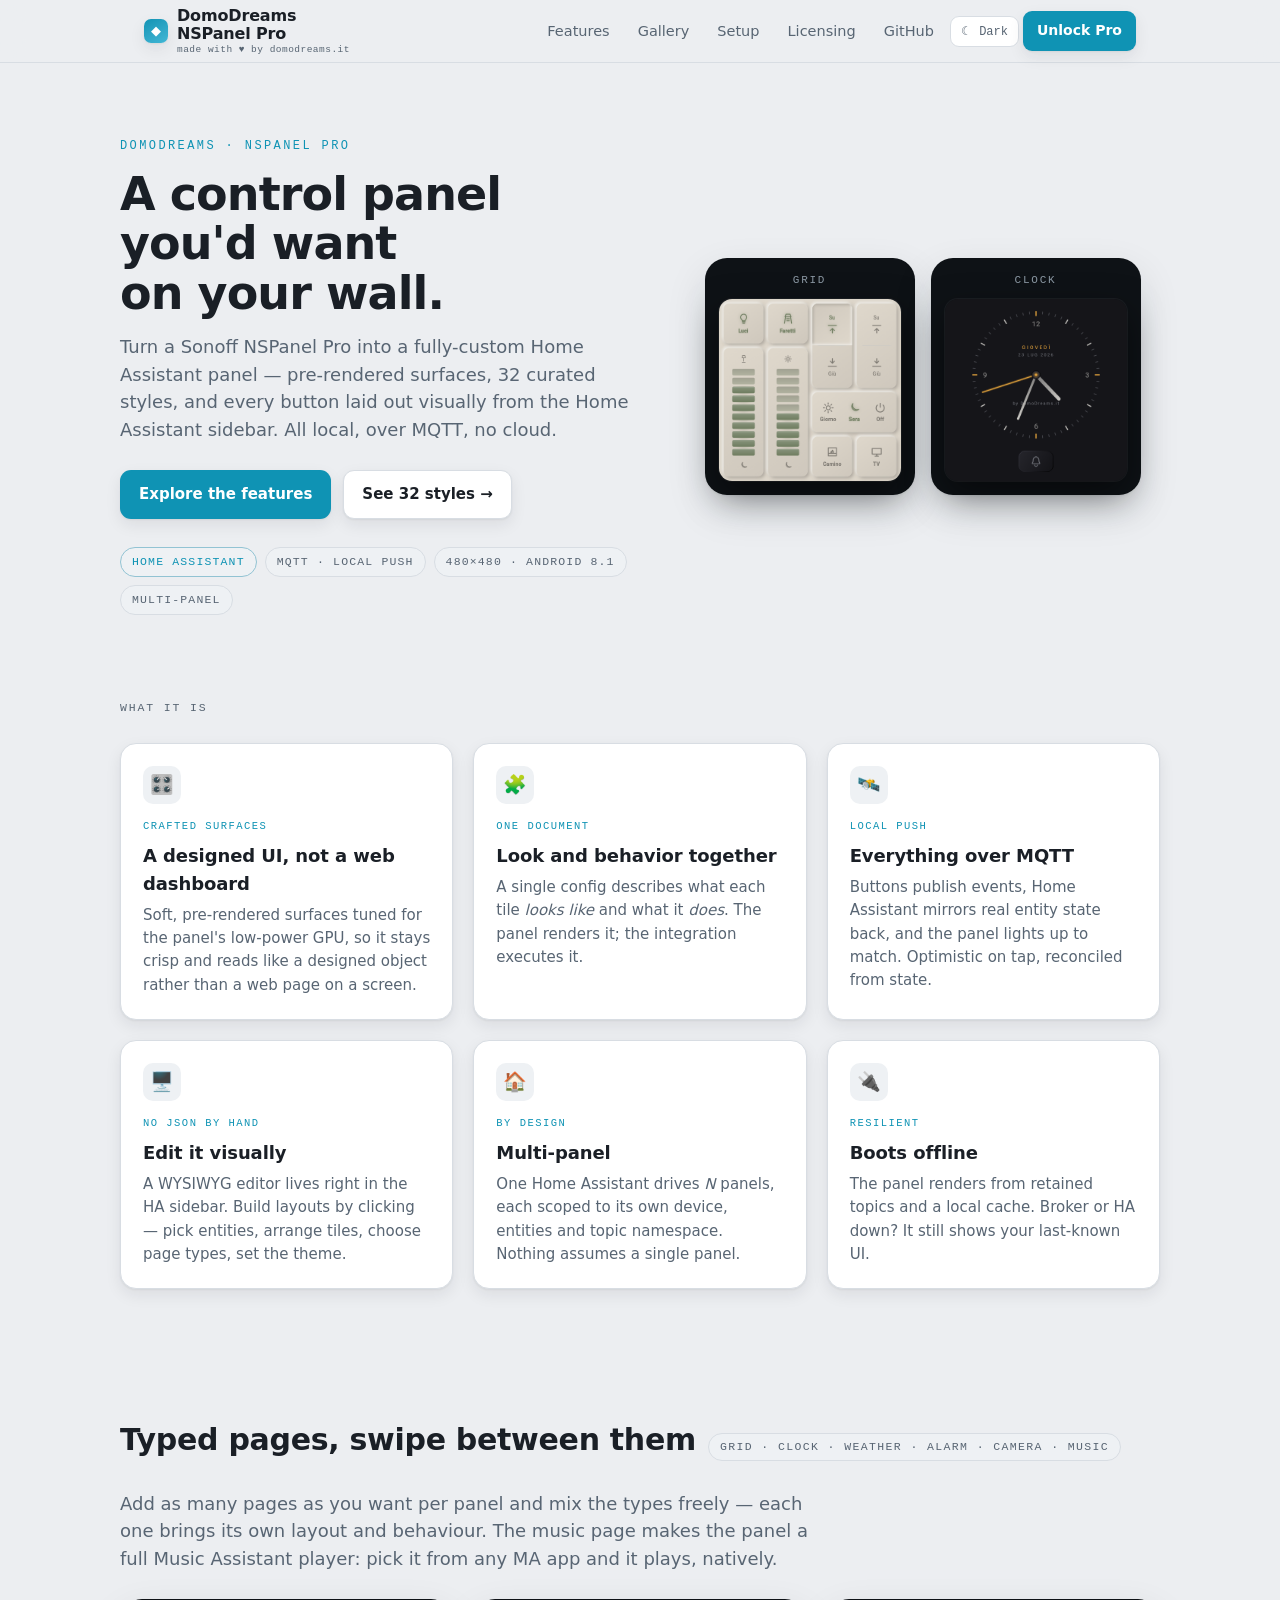
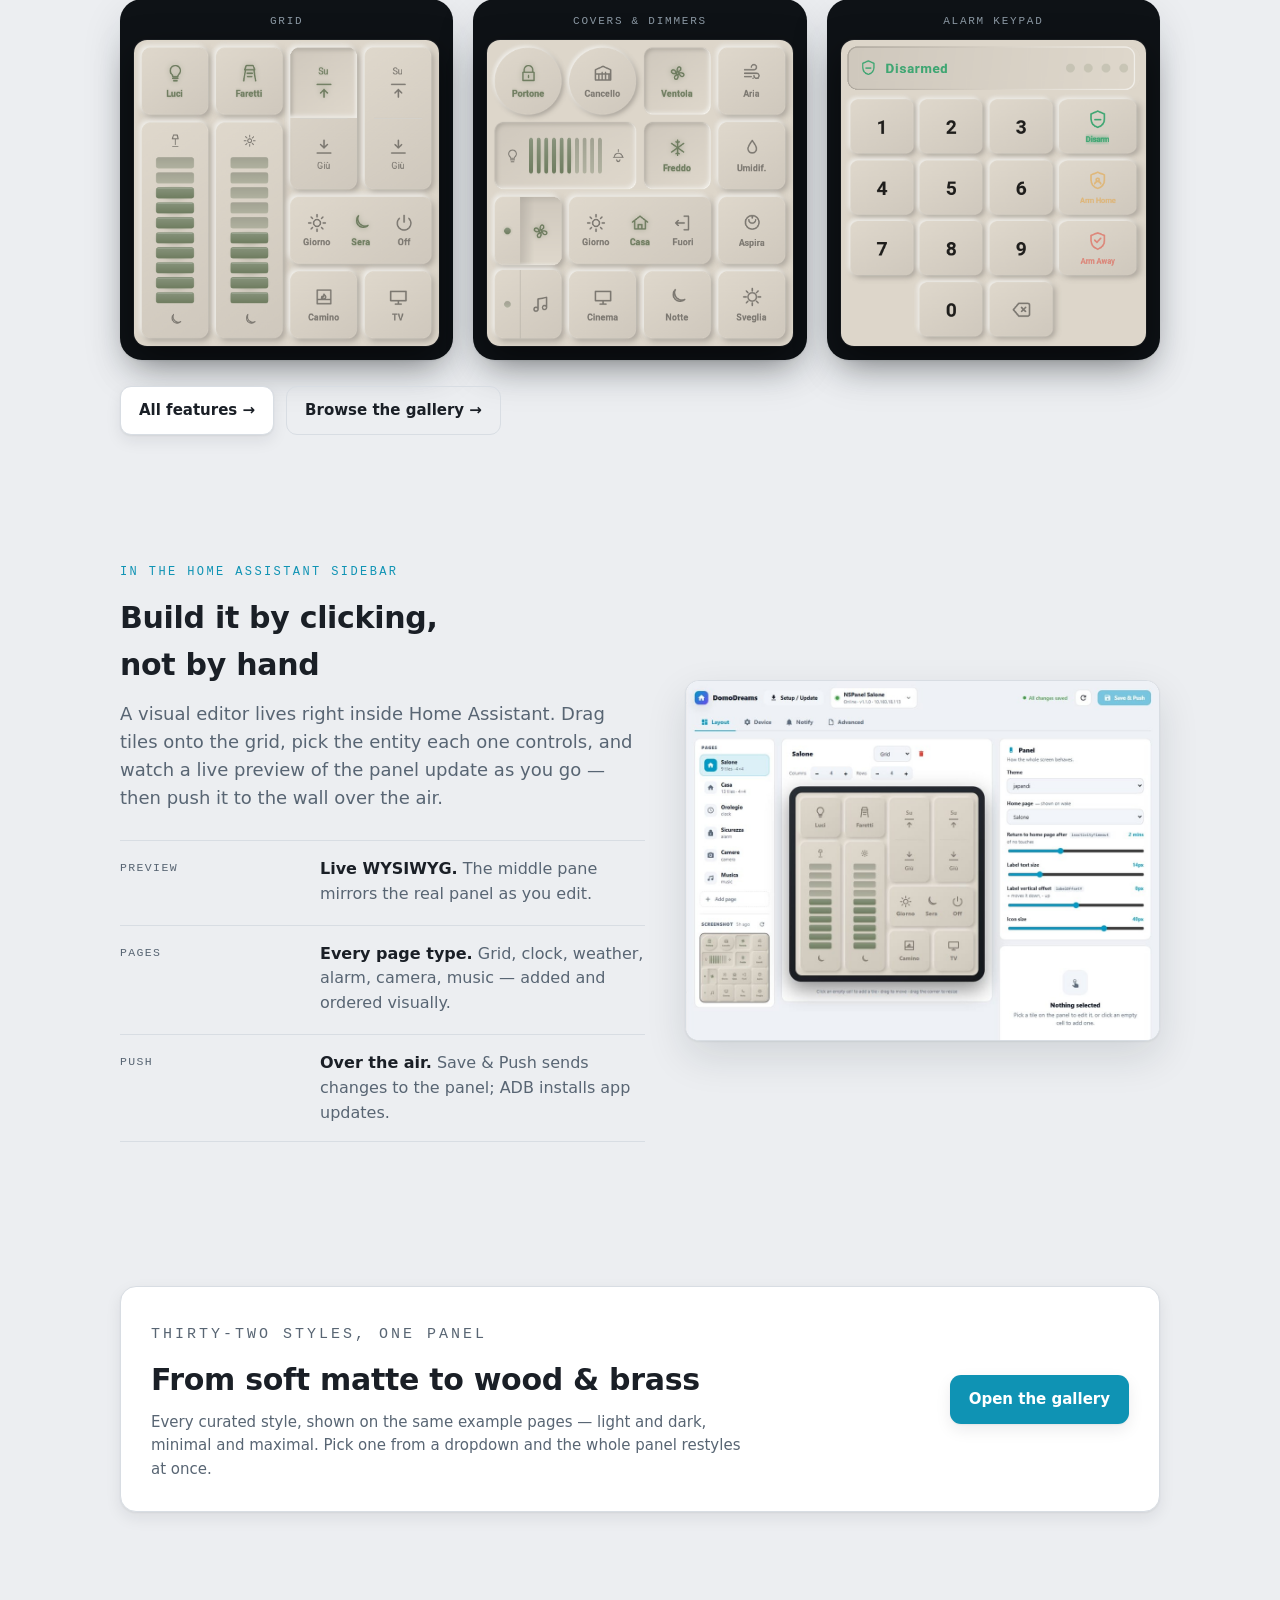
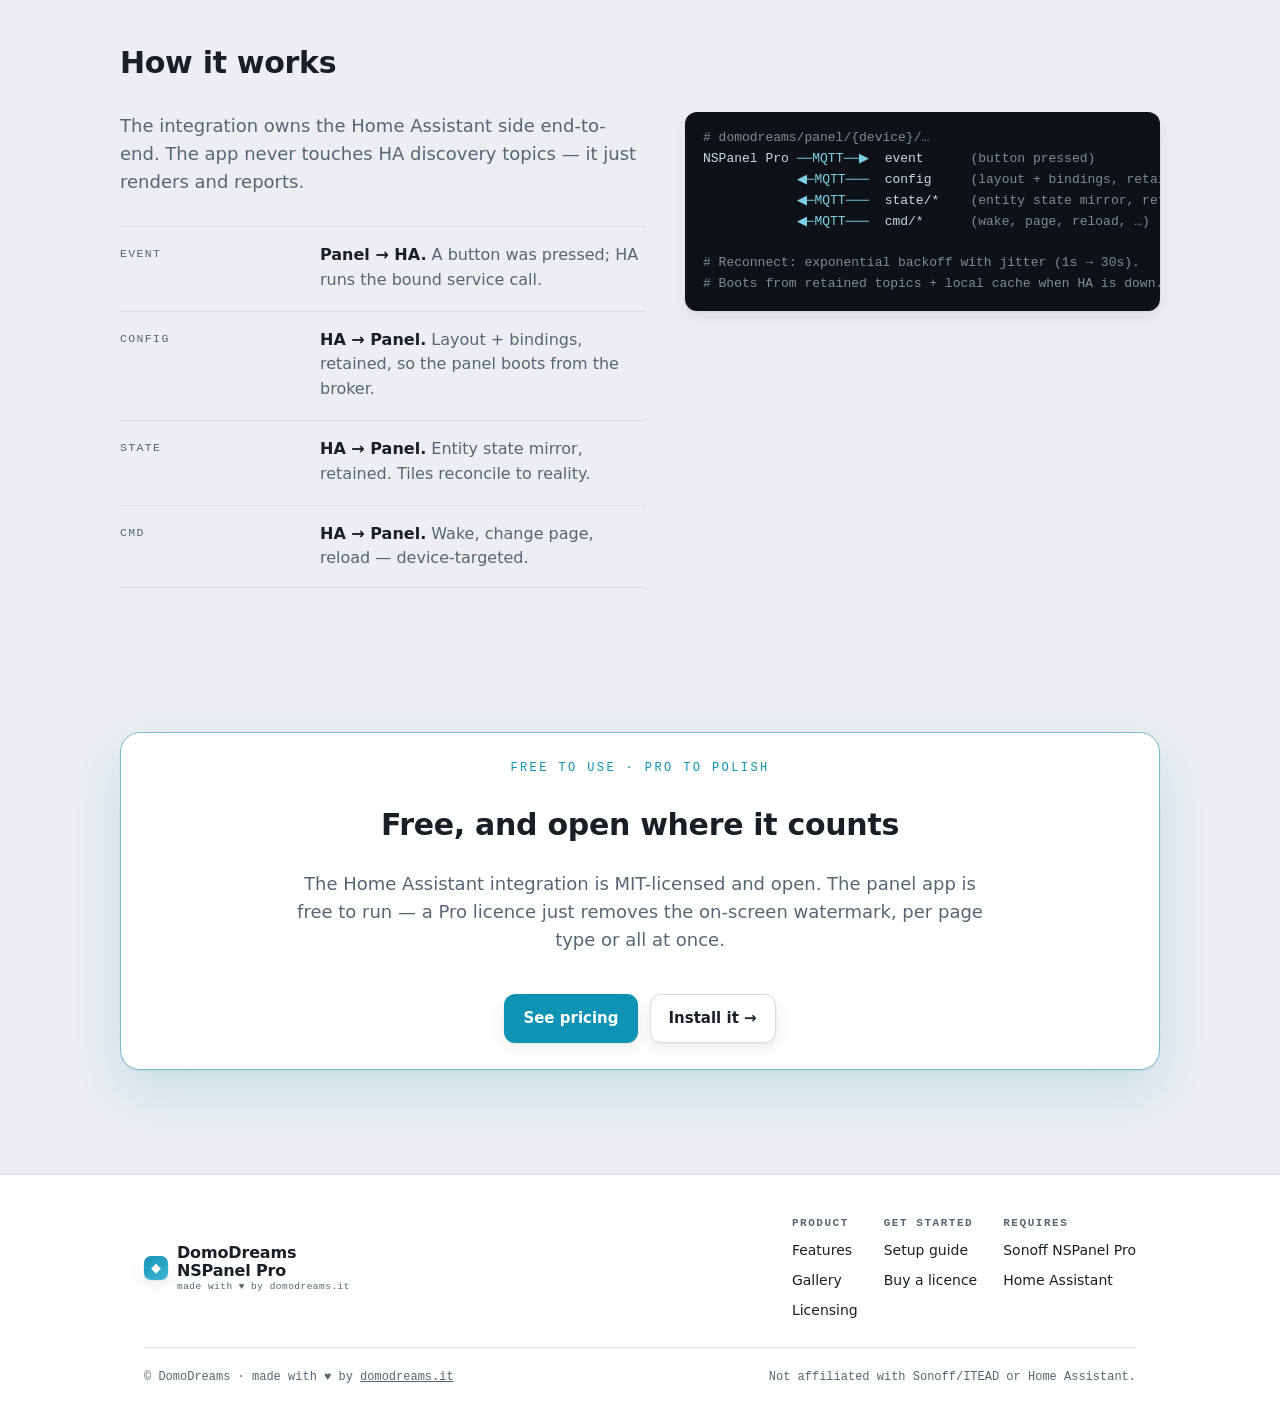
<file: site/index.html>
<!doctype html>
<html lang="en">
<head>
<meta charset="utf-8">
<meta name="viewport" content="width=device-width, initial-scale=1">
<title>DomoDreams NSPanel Pro — a control panel you'd want on your wall</title>
<meta name="description" content="Turn a Sonoff NSPanel Pro into a fully-custom Home Assistant control panel — pre-rendered surfaces, 32 curated styles, driven over MQTT and configured from a visual editor in the Home Assistant sidebar.">
<link rel="icon" href="data:image/svg+xml,%3Csvg xmlns='http://www.w3.org/2000/svg' viewBox='0 0 32 32'%3E%3Crect width='32' height='32' rx='8' fill='%230f93b4'/%3E%3Ctext x='16' y='22' font-size='18' text-anchor='middle' fill='white' font-family='sans-serif'%3E%E2%97%86%3C/text%3E%3C/svg%3E">
<link rel="stylesheet" href="assets/style.css">
<!-- Google tag (gtag.js) -->
<script async src="https://www.googletagmanager.com/gtag/js?id=G-MX6EL7G86P"></script>
<script>
  window.dataLayer = window.dataLayer || [];
  function gtag(){dataLayer.push(arguments);}
  gtag('js', new Date());

  gtag('config', 'G-MX6EL7G86P');
</script>
</head>
<body>

<header class="site-header">
  <div class="wrap">
    <a class="logo" href="index.html"><span class="logo-mark">◆</span>
      <span class="logo-text">DomoDreams <b>NSPanel Pro</b><small class="payoff">made with ♥ by domodreams.it</small></span></a>
    <nav class="site-nav">
      <a href="features.html">Features</a>
      <a href="gallery.html">Gallery</a>
      <a href="setup.html">Setup</a>
      <a href="licensing.html">Licensing</a>
      <a href="https://github.com/domodreams/home-assistant-nspanel-pro" target="_blank" rel="noopener">GitHub</a>
      <button id="themeBtn" type="button" aria-label="Toggle color theme">☾ Dark</button>
      <a class="btn btn-primary btn-sm" href="licensing.html#buy">Unlock Pro</a>
    </nav>
  </div>
</header>

<main>
  <!-- HERO -->
  <section class="wrap hero">
    <div class="hero-grid">
      <div>
        <p class="brand">DomoDreams · NSPanel Pro</p>
        <h1>A control panel you'd want on your wall.</h1>
        <p class="lede">Turn a Sonoff NSPanel Pro into a fully-custom Home Assistant
          panel — pre-rendered surfaces, 32 curated styles, and every button laid out
          visually from the Home Assistant sidebar. All local, over MQTT, no cloud.</p>
        <div class="btn-row">
          <a class="btn btn-primary" href="features.html">Explore the features</a>
          <a class="btn" href="gallery.html">See 32 styles →</a>
        </div>
        <div class="chips pad-top">
          <span class="chip accent">Home Assistant</span>
          <span class="chip">MQTT · local push</span>
          <span class="chip">480×480 · Android 8.1</span>
          <span class="chip">Multi-panel</span>
        </div>
      </div>
      <div class="hero-shots">
        <figure class="device"><figcaption>Grid</figcaption>
          <img src="assets/img/grid.png" alt="Control grid on the panel" loading="eager" width="480" height="480"></figure>
        <figure class="device"><figcaption>Clock</figcaption>
          <img src="assets/img/clock.png" alt="Themeable clock face" width="480" height="480"></figure>
      </div>
    </div>
  </section>

  <!-- WHAT IT IS -->
  <section class="wrap section">
    <div class="sec-head">
      <p class="eyebrow" style="margin:0">What it is</p>
    </div>
    <div class="grid cols-3">
      <div class="card">
        <div class="ico">🎛️</div>
        <p class="klabel">Crafted surfaces</p>
        <h3>A designed UI, not a web dashboard</h3>
        <p>Soft, pre-rendered surfaces tuned for the panel's low-power GPU, so it stays
          crisp and reads like a designed object rather than a web page on a screen.</p>
      </div>
      <div class="card">
        <div class="ico">🧩</div>
        <p class="klabel">One document</p>
        <h3>Look and behavior together</h3>
        <p>A single config describes what each tile <em>looks like</em> and what it
          <em>does</em>. The panel renders it; the integration executes it.</p>
      </div>
      <div class="card">
        <div class="ico">🛰️</div>
        <p class="klabel">Local push</p>
        <h3>Everything over MQTT</h3>
        <p>Buttons publish events, Home Assistant mirrors real entity state back, and
          the panel lights up to match. Optimistic on tap, reconciled from state.</p>
      </div>
      <div class="card">
        <div class="ico">🖥️</div>
        <p class="klabel">No JSON by hand</p>
        <h3>Edit it visually</h3>
        <p>A WYSIWYG editor lives right in the HA sidebar. Build layouts by clicking —
          pick entities, arrange tiles, choose page types, set the theme.</p>
      </div>
      <div class="card">
        <div class="ico">🏠</div>
        <p class="klabel">By design</p>
        <h3>Multi-panel</h3>
        <p>One Home Assistant drives <em>N</em> panels, each scoped to its own device,
          entities and topic namespace. Nothing assumes a single panel.</p>
      </div>
      <div class="card">
        <div class="ico">🔌</div>
        <p class="klabel">Resilient</p>
        <h3>Boots offline</h3>
        <p>The panel renders from retained topics and a local cache. Broker or HA
          down? It still shows your last-known UI.</p>
      </div>
    </div>
  </section>

  <!-- PAGE TYPES -->
  <section class="wrap section">
    <div class="sec-head">
      <h2>Typed pages, swipe between them</h2>
      <span class="tone">grid · clock · weather · alarm · camera · music</span>
    </div>
    <p class="lede" style="margin-bottom:26px">Add as many pages as you want per panel and
      mix the types freely — each one brings its own layout and behaviour. The music page makes
      the panel a full Music Assistant player: pick it from any MA app and it plays, natively.</p>
    <div class="grid cols-3">
      <figure class="device"><figcaption>Grid</figcaption>
        <img src="assets/img/grid.png" alt="Button grid" width="480" height="480"></figure>
      <figure class="device"><figcaption>Covers &amp; dimmers</figcaption>
        <img src="assets/img/covers.png" alt="Cover and dimmer controls" width="480" height="480"></figure>
      <figure class="device"><figcaption>Alarm keypad</figcaption>
        <img src="assets/img/alarm.png" alt="Alarmo keypad" width="480" height="480"></figure>
    </div>
    <div class="btn-row">
      <a class="btn" href="features.html">All features →</a>
      <a class="btn btn-ghost" href="gallery.html">Browse the gallery →</a>
    </div>
  </section>

  <!-- ADMIN GUI -->
  <section class="wrap section">
    <div class="hero-grid" style="align-items:center">
      <div>
        <p class="brand">In the Home Assistant sidebar</p>
        <h2>Build it by clicking, not by hand</h2>
        <p class="lede">A visual editor lives right inside Home Assistant. Drag tiles onto the
          grid, pick the entity each one controls, and watch a live preview of the panel update
          as you go — then push it to the wall over the air.</p>
        <dl class="deflist pad-top">
          <div class="row"><dt>preview</dt><dd><b>Live WYSIWYG.</b> <span>The middle pane mirrors the real panel as you edit.</span></dd></div>
          <div class="row"><dt>pages</dt><dd><b>Every page type.</b> <span>Grid, clock, weather, alarm, camera, music — added and ordered visually.</span></dd></div>
          <div class="row"><dt>push</dt><dd><b>Over the air.</b> <span>Save &amp; Push sends changes to the panel; ADB installs app updates.</span></dd></div>
        </dl>
      </div>
      <figure class="gui-shot"><img src="assets/img/editor-layout.jpg"
        alt="The DomoDreams visual editor in Home Assistant — pages list, live panel preview and inspector"
        width="1054" height="800" loading="lazy"></figure>
    </div>
  </section>

  <!-- THEMES TEASER -->
  <section class="wrap section">
    <div class="card" style="display:grid; grid-template-columns:1fr auto; gap:24px; align-items:center; padding:30px">
      <div>
        <p class="brand" style="margin-bottom:10px">Thirty-two styles, one panel</p>
        <h2 style="margin-bottom:8px">From soft matte to wood &amp; brass</h2>
        <p class="lede">Every curated style, shown on the same example pages — light
          and dark, minimal and maximal. Pick one from a dropdown and the whole panel
          restyles at once.</p>
      </div>
      <a class="btn btn-primary" href="gallery.html">Open the gallery</a>
    </div>
  </section>

  <!-- HOW IT WORKS -->
  <section class="wrap section">
    <div class="sec-head"><h2>How it works</h2></div>
    <div class="hero-grid" style="align-items:start">
      <div class="stack">
        <p class="lede">The integration owns the Home Assistant side end-to-end. The
          app never touches HA discovery topics — it just renders and reports.</p>
        <dl class="deflist">
          <div class="row"><dt>event</dt><dd><b>Panel → HA.</b> <span>A button was pressed; HA runs the bound service call.</span></dd></div>
          <div class="row"><dt>config</dt><dd><b>HA → Panel.</b> <span>Layout + bindings, retained, so the panel boots from the broker.</span></dd></div>
          <div class="row"><dt>state</dt><dd><b>HA → Panel.</b> <span>Entity state mirror, retained. Tiles reconcile to reality.</span></dd></div>
          <div class="row"><dt>cmd</dt><dd><b>HA → Panel.</b> <span>Wake, change page, reload — device-targeted.</span></dd></div>
        </dl>
      </div>
      <pre class="code"><span class="c"># domodreams/panel/{device}/…</span>
NSPanel Pro <span class="k">──MQTT──▶</span>  event      <span class="c">(button pressed)</span>
            <span class="k">◀─MQTT───</span>  config     <span class="c">(layout + bindings, retained)</span>
            <span class="k">◀─MQTT───</span>  state/*    <span class="c">(entity state mirror, retained)</span>
            <span class="k">◀─MQTT───</span>  cmd/*      <span class="c">(wake, page, reload, …)</span>

<span class="c"># Reconnect: exponential backoff with jitter (1s → 30s).</span>
<span class="c"># Boots from retained topics + local cache when HA is down.</span></pre>
    </div>
  </section>

  <!-- CTA BAND -->
  <section class="wrap section">
    <div class="plan featured center" style="max-width:none">
      <p class="brand center" style="margin-bottom:10px">Free to use · Pro to polish</p>
      <h2 style="margin-bottom:8px">Free, and open where it counts</h2>
      <p class="lede center">The Home Assistant integration is MIT-licensed and open. The
        panel app is free to run — a Pro licence just removes the on-screen watermark,
        per page type or all at once.</p>
      <div class="btn-row center">
        <a class="btn btn-primary" href="licensing.html#buy">See pricing</a>
        <a class="btn" href="setup.html">Install it →</a>
      </div>
    </div>
  </section>
</main>

<footer class="site-footer">
  <div class="wrap">
    <div class="foot-top">
      <a class="logo" href="index.html"><span class="logo-mark">◆</span>
        <span class="logo-text">DomoDreams <b>NSPanel Pro</b><small class="payoff">made with ♥ by domodreams.it</small></span></a>
      <div class="foot-links">
        <div class="foot-col"><b>Product</b>
          <a href="features.html">Features</a>
          <a href="gallery.html">Gallery</a>
          <a href="licensing.html">Licensing</a>
        </div>
        <div class="foot-col"><b>Get started</b>
          <a href="setup.html">Setup guide</a>
          <a href="licensing.html#buy">Buy a licence</a>
        </div>
        <div class="foot-col"><b>Requires</b>
          <a href="https://sonoff.tech/product/central-control-panel/nspanel-pro/" target="_blank" rel="noopener">Sonoff NSPanel Pro</a>
          <a href="https://www.home-assistant.io/" target="_blank" rel="noopener">Home Assistant</a>
        </div>
      </div>
    </div>
    <div class="foot-bottom">
      <span>© DomoDreams · made with ♥ by <a href="https://domodreams.it" target="_blank" rel="noopener">domodreams.it</a></span>
      <span>Not affiliated with Sonoff/ITEAD or Home Assistant.</span>
    </div>
  </div>
</footer>

<script src="assets/site.js"></script>
</body>
</html>
</file>
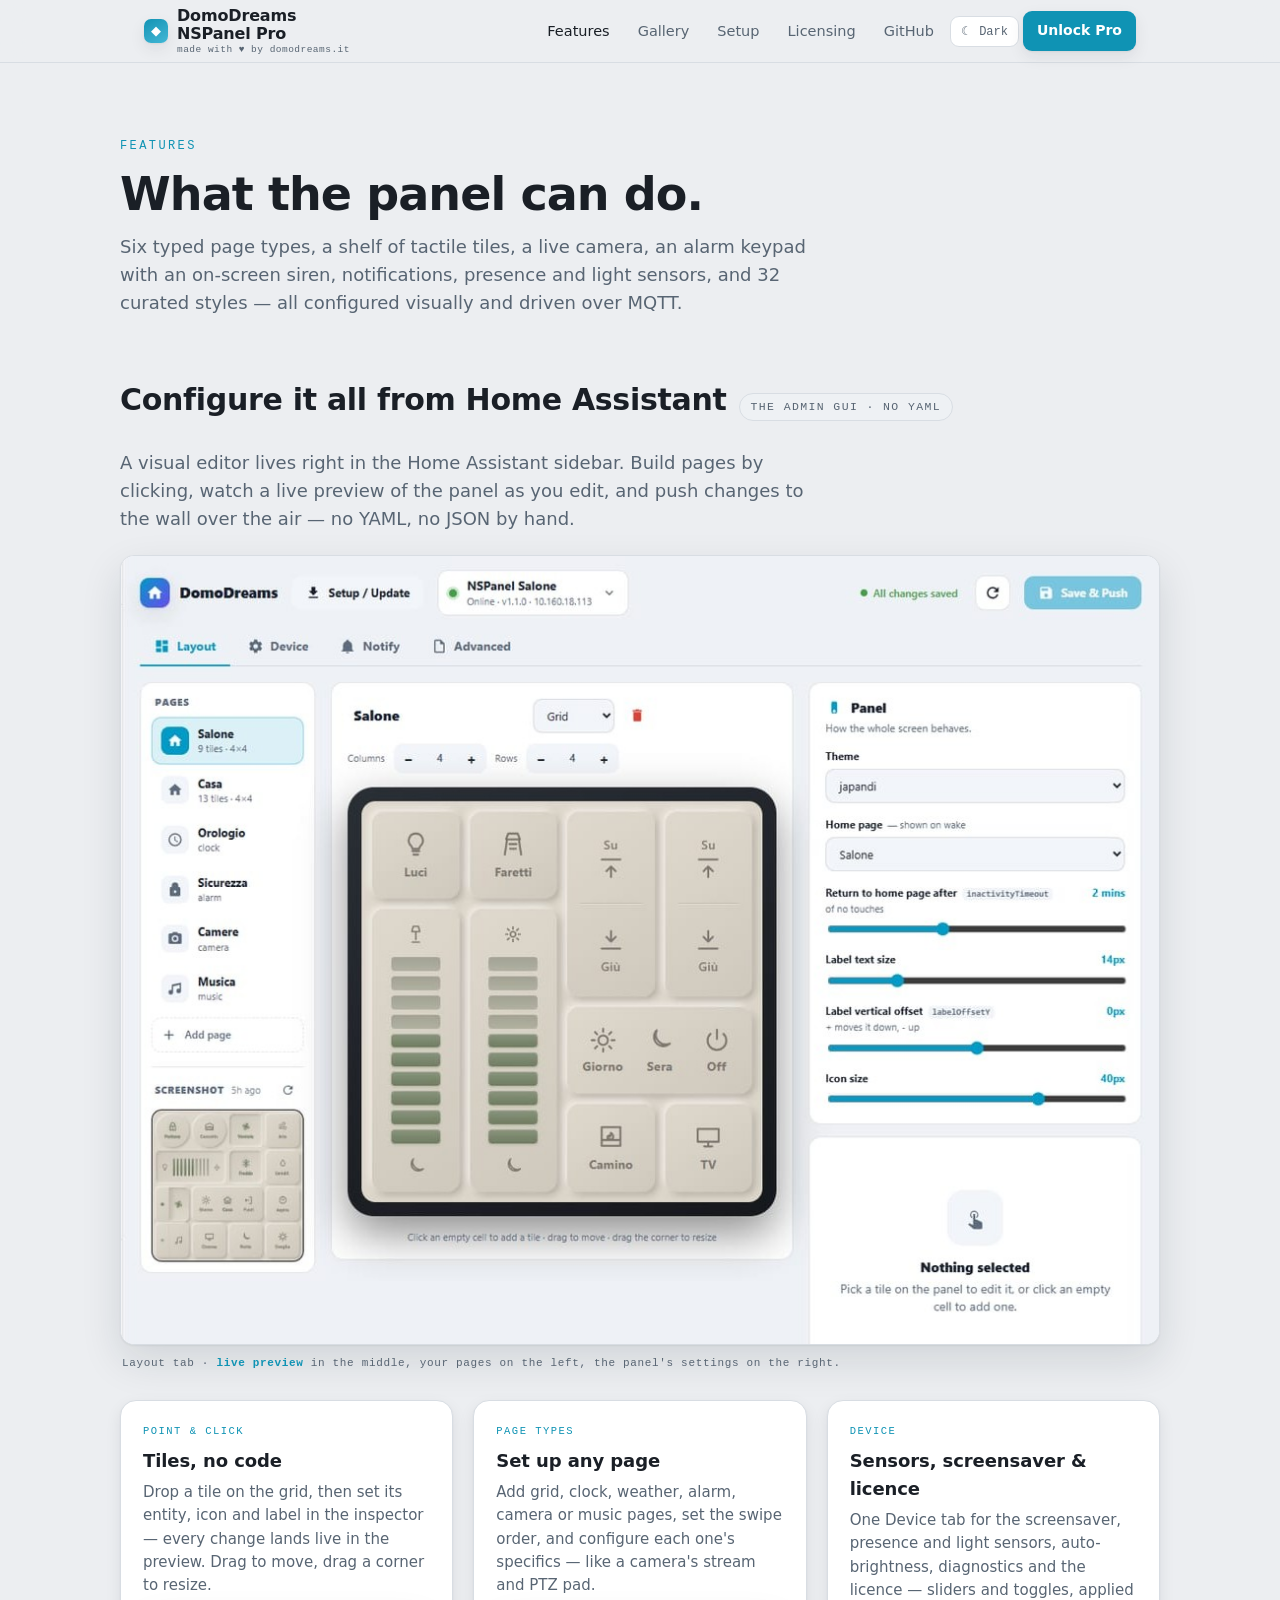
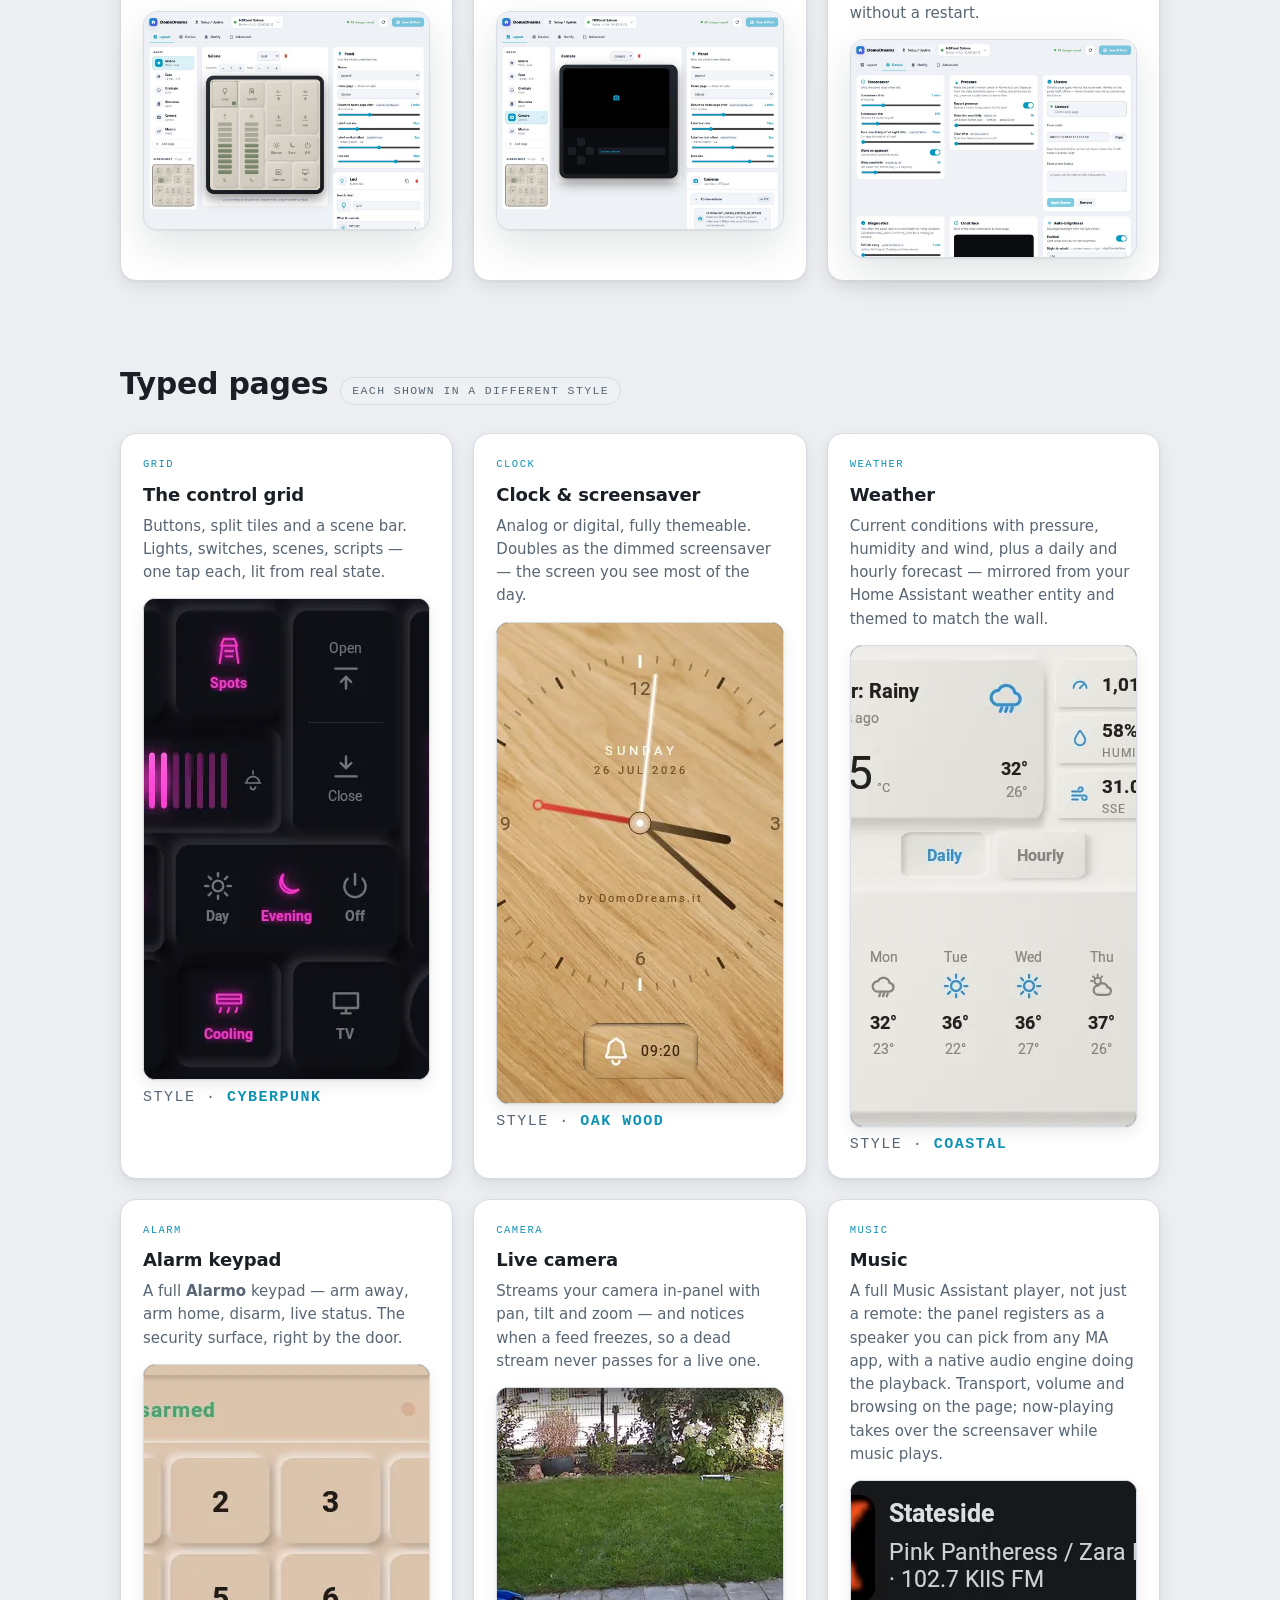
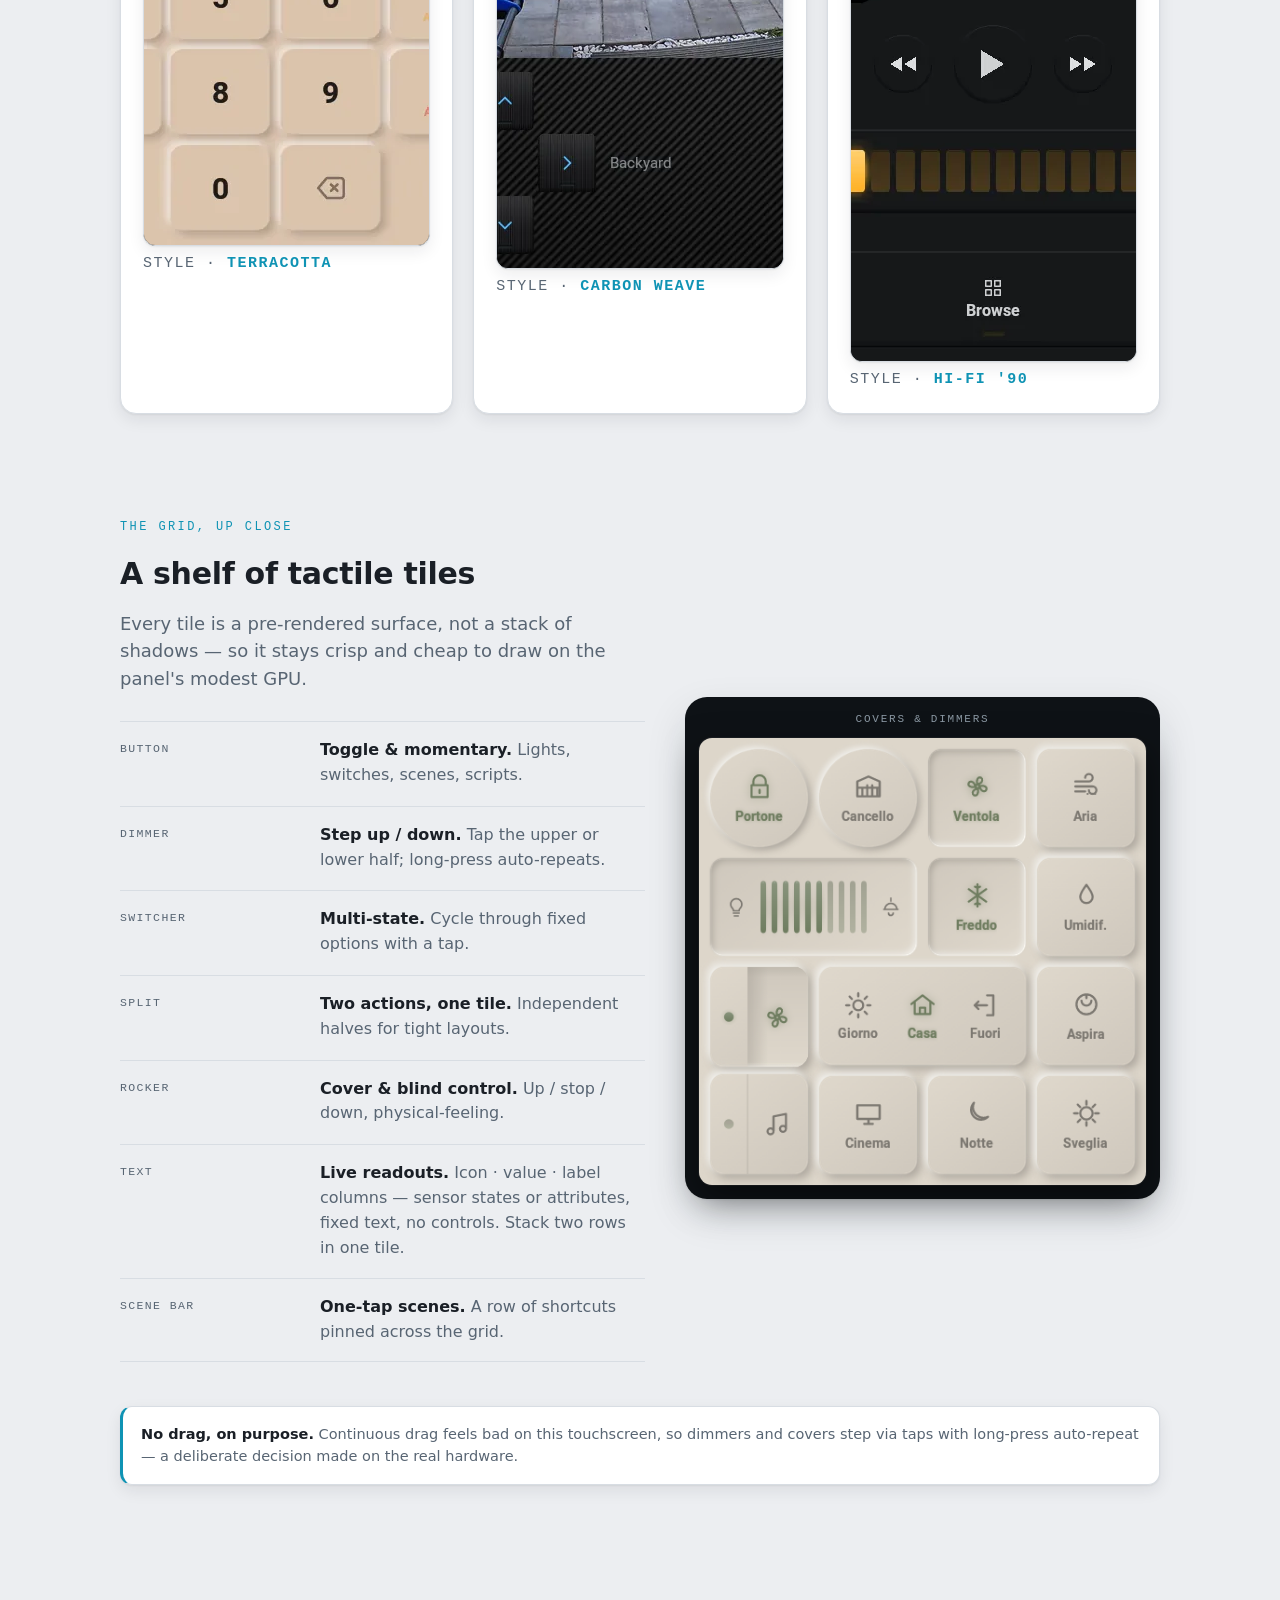
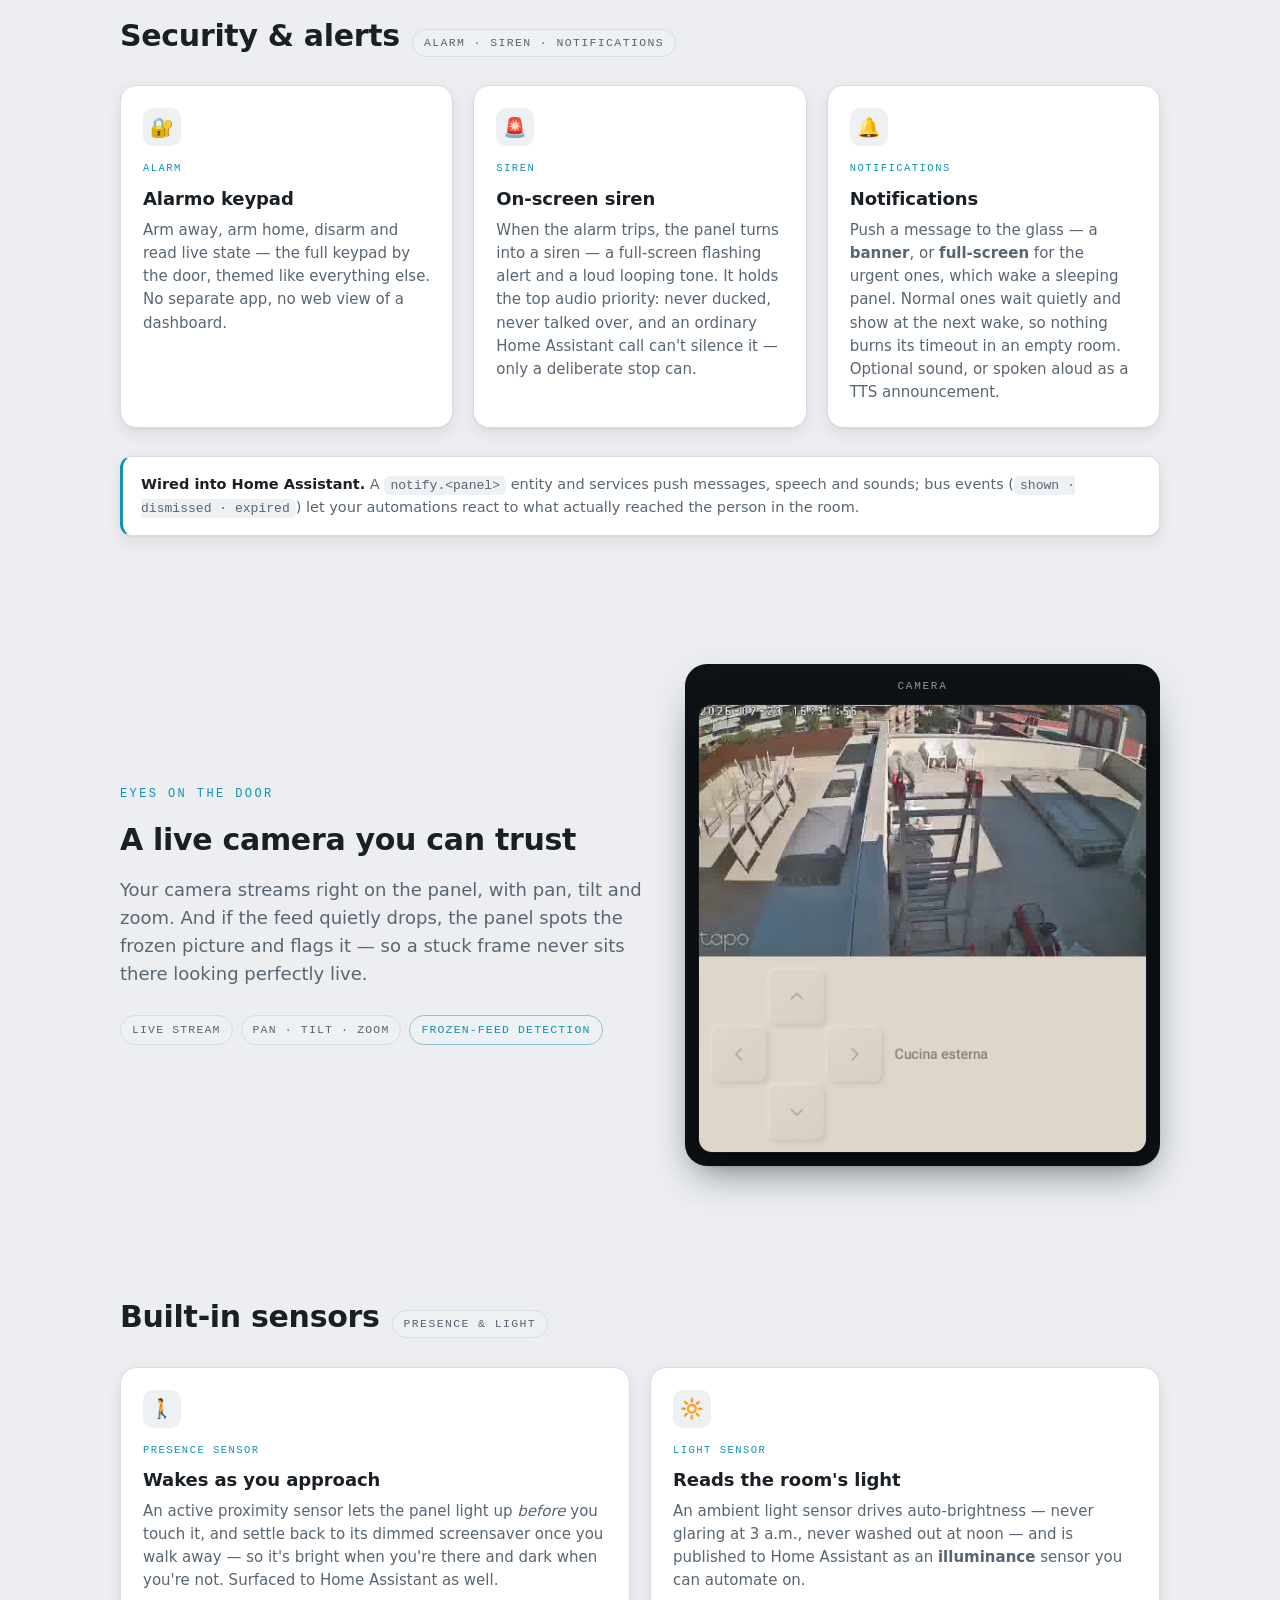
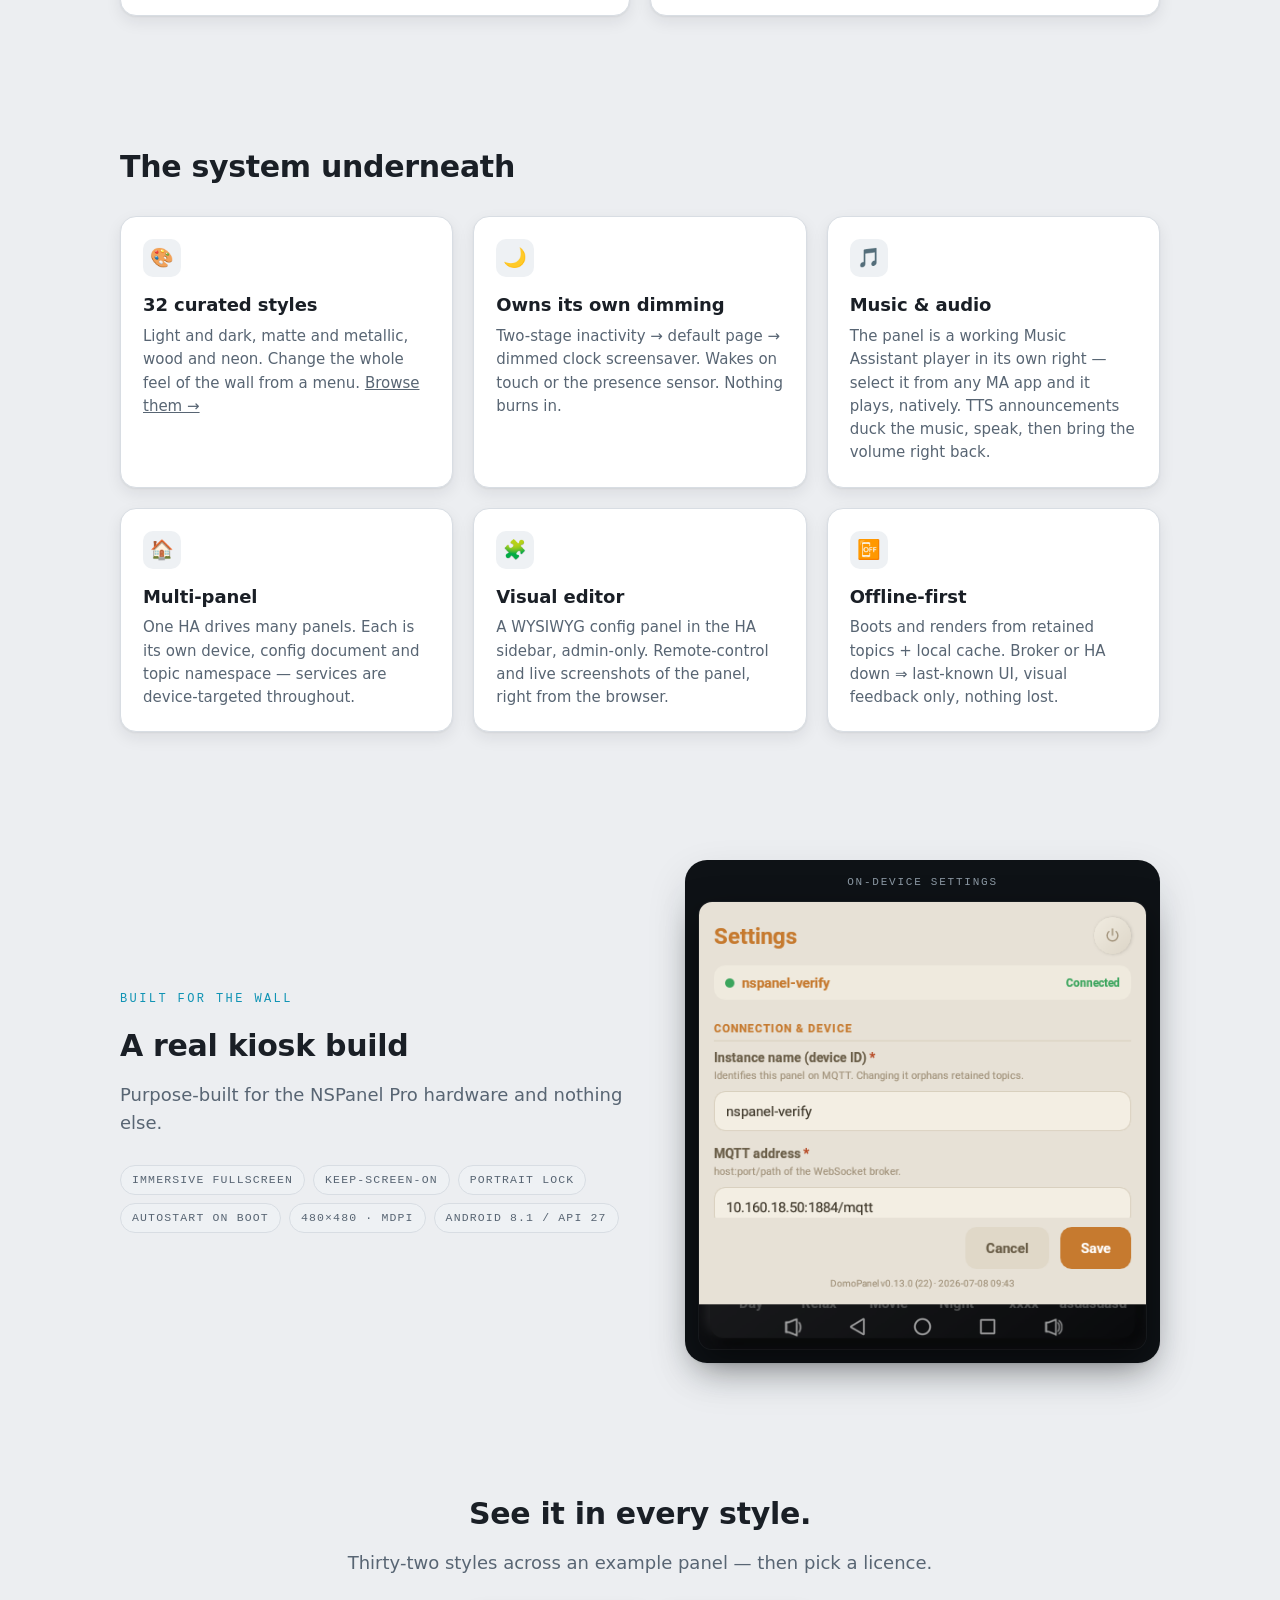
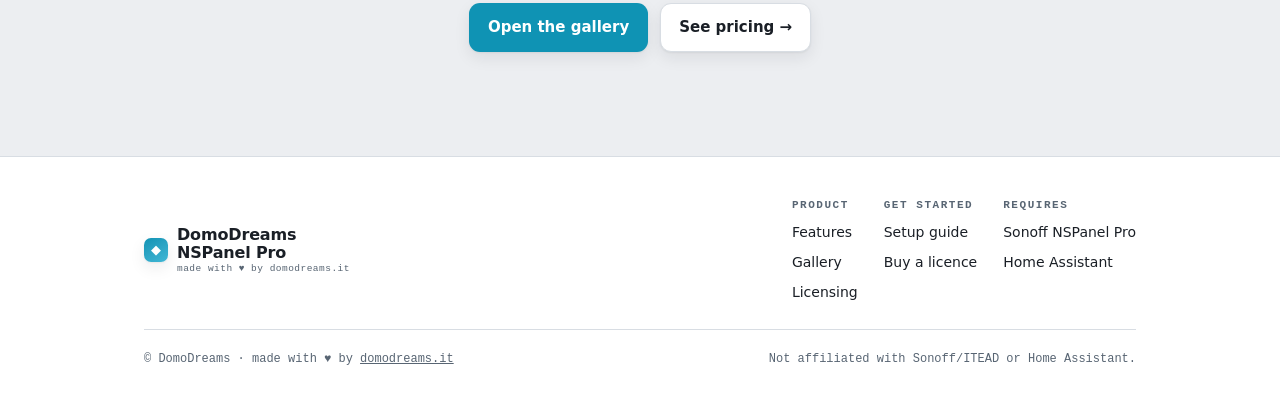
<file: site/features.html>
<!doctype html>
<html lang="en">
<head>
<meta charset="utf-8">
<meta name="viewport" content="width=device-width, initial-scale=1">
<title>Features — DomoDreams NSPanel Pro</title>
<meta name="description" content="Typed pages, tactile tiles, a live camera, an Alarmo keypad, an on-screen siren and notifications, presence and light sensors, 32 curated styles — all configured from Home Assistant.">
<link rel="icon" href="data:image/svg+xml,%3Csvg xmlns='http://www.w3.org/2000/svg' viewBox='0 0 32 32'%3E%3Crect width='32' height='32' rx='8' fill='%230f93b4'/%3E%3Ctext x='16' y='22' font-size='18' text-anchor='middle' fill='white' font-family='sans-serif'%3E%E2%97%86%3C/text%3E%3C/svg%3E">
<link rel="stylesheet" href="assets/style.css">
<!-- Google tag (gtag.js) -->
<script async src="https://www.googletagmanager.com/gtag/js?id=G-MX6EL7G86P"></script>
<script>
  window.dataLayer = window.dataLayer || [];
  function gtag(){dataLayer.push(arguments);}
  gtag('js', new Date());

  gtag('config', 'G-MX6EL7G86P');
</script>
</head>
<body>

<header class="site-header">
  <div class="wrap">
    <a class="logo" href="index.html"><span class="logo-mark">◆</span>
      <span class="logo-text">DomoDreams <b>NSPanel Pro</b><small class="payoff">made with ♥ by domodreams.it</small></span></a>
    <nav class="site-nav">
      <a href="features.html" aria-current="page">Features</a>
      <a href="gallery.html">Gallery</a>
      <a href="setup.html">Setup</a>
      <a href="licensing.html">Licensing</a>
      <a href="https://github.com/domodreams/home-assistant-nspanel-pro" target="_blank" rel="noopener">GitHub</a>
      <button id="themeBtn" type="button" aria-label="Toggle color theme">☾ Dark</button>
      <a class="btn btn-primary btn-sm" href="licensing.html#buy">Unlock Pro</a>
    </nav>
  </div>
</header>

<main>
  <section class="wrap hero">
    <p class="brand">Features</p>
    <h1>What the panel can do.</h1>
    <p class="lede">Six typed page types, a shelf of tactile tiles, a live camera, an alarm
      keypad with an on-screen siren, notifications, presence and light sensors, and 32
      curated styles — all configured visually and driven over MQTT.</p>
  </section>

  <!-- ADMIN GUI -->
  <section class="wrap section-tight">
    <div class="sec-head"><h2>Configure it all from Home Assistant</h2>
      <span class="tone">the admin GUI · no YAML</span></div>
    <p class="lede" style="margin-bottom:22px">A visual editor lives right in the Home Assistant
      sidebar. Build pages by clicking, watch a live preview of the panel as you edit, and push
      changes to the wall over the air — no YAML, no JSON by hand.</p>
    <figure class="gui-shot"><img class="zoom" src="assets/img/editor-layout.jpg"
      alt="The DomoDreams visual editor in Home Assistant — pages list, live panel preview and inspector"
      width="1054" height="800" loading="lazy"></figure>
    <p class="gui-cap">Layout tab · <b>live preview</b> in the middle, your pages on the left, the panel's settings on the right.</p>

    <div class="grid cols-3" style="margin-top:28px">
      <div class="card">
        <p class="klabel">point &amp; click</p>
        <h3>Tiles, no code</h3>
        <p>Drop a tile on the grid, then set its entity, icon and label in the inspector — every
          change lands live in the preview. Drag to move, drag a corner to resize.</p>
        <figure class="gui-shot" style="margin-top:14px"><img class="zoom" src="assets/img/editor-tile.jpg"
          alt="Editing a button tile in the visual editor" width="1054" height="800" loading="lazy"></figure>
      </div>
      <div class="card">
        <p class="klabel">page types</p>
        <h3>Set up any page</h3>
        <p>Add grid, clock, weather, alarm, camera or music pages, set the swipe order, and
          configure each one's specifics — like a camera's stream and PTZ pad.</p>
        <figure class="gui-shot" style="margin-top:14px"><img class="zoom" src="assets/img/editor-camera.jpg"
          alt="Configuring a camera page in the visual editor" width="1054" height="800" loading="lazy"></figure>
      </div>
      <div class="card">
        <p class="klabel">device</p>
        <h3>Sensors, screensaver &amp; licence</h3>
        <p>One Device tab for the screensaver, presence and light sensors, auto-brightness,
          diagnostics and the licence — sliders and toggles, applied without a restart.</p>
        <figure class="gui-shot" style="margin-top:14px"><img class="zoom" src="assets/img/editor-device.jpg"
          alt="The Device tab in the visual editor" width="1054" height="800" loading="lazy"></figure>
      </div>
    </div>
  </section>

  <!-- PAGE TYPES -->
  <section class="wrap section-tight">
    <div class="sec-head"><h2>Typed pages</h2>
      <span class="tone">each shown in a different style</span></div>
    <div class="grid cols-3">
      <div class="card">
        <p class="klabel">grid</p>
        <h3>The control grid</h3>
        <p>Buttons, split tiles and a scene bar. Lights, switches, scenes, scripts — one tap
          each, lit from real state.</p>
        <div class="pt-shot"><img class="zoom" src="assets/gallery/cyberpunk--controls.webp" alt="Grid page on the panel in the Cyberpunk style" width="480" height="480" loading="lazy"></div>
        <p class="pt-theme">Style · <b>Cyberpunk</b></p>
      </div>
      <div class="card">
        <p class="klabel">clock</p>
        <h3>Clock &amp; screensaver</h3>
        <p>Analog or digital, fully themeable. Doubles as the dimmed screensaver — the screen
          you see most of the day.</p>
        <div class="pt-shot"><img class="zoom" src="assets/gallery/wood-carve--clock.webp" alt="Clock page on the panel in the Oak Wood style" width="480" height="480" loading="lazy"></div>
        <p class="pt-theme">Style · <b>Oak Wood</b></p>
      </div>
      <div class="card">
        <p class="klabel">weather</p>
        <h3>Weather</h3>
        <p>Current conditions with pressure, humidity and wind, plus a daily and hourly forecast —
          mirrored from your Home Assistant weather entity and themed to match the wall.</p>
        <div class="pt-shot"><img class="zoom" src="assets/gallery/coastal--weather.webp" alt="Weather page on the panel in the Coastal style" width="480" height="480" loading="lazy"></div>
        <p class="pt-theme">Style · <b>Coastal</b></p>
      </div>
      <div class="card">
        <p class="klabel">alarm</p>
        <h3>Alarm keypad</h3>
        <p>A full <b>Alarmo</b> keypad — arm away, arm home, disarm, live status. The security
          surface, right by the door.</p>
        <div class="pt-shot"><img class="zoom" src="assets/gallery/terracotta--alarm.webp" alt="Alarm keypad on the panel in the Terracotta style" width="480" height="480" loading="lazy"></div>
        <p class="pt-theme">Style · <b>Terracotta</b></p>
      </div>
      <div class="card">
        <p class="klabel">camera</p>
        <h3>Live camera</h3>
        <p>Streams your camera in-panel with pan, tilt and zoom — and notices when a feed
          freezes, so a dead stream never passes for a live one.</p>
        <div class="pt-shot"><img class="zoom" src="assets/gallery/carbon-weave--camera.webp" alt="Camera page on the panel in the Carbon Weave style" width="480" height="480" loading="lazy"></div>
        <p class="pt-theme">Style · <b>Carbon Weave</b></p>
      </div>
      <div class="card">
        <p class="klabel">music</p>
        <h3>Music</h3>
        <p>A full Music Assistant player, not just a remote: the panel registers as a speaker
          you can pick from any MA app, with a native audio engine doing the playback. Transport,
          volume and browsing on the page; now-playing takes over the screensaver while music
          plays.</p>
        <div class="pt-shot"><img class="zoom" src="assets/gallery/hifi-90--music.webp" alt="Music page on the panel in the Hi-Fi '90 style" width="480" height="480" loading="lazy"></div>
        <p class="pt-theme">Style · <b>Hi-Fi '90</b></p>
      </div>
    </div>
  </section>

  <!-- TILES -->
  <section class="wrap section">
    <div class="hero-grid" style="align-items:center">
      <div>
        <p class="brand">The grid, up close</p>
        <h2>A shelf of tactile tiles</h2>
        <p class="lede">Every tile is a pre-rendered surface, not a stack of shadows — so it
          stays crisp and cheap to draw on the panel's modest GPU.</p>
        <dl class="deflist pad-top">
          <div class="row"><dt>button</dt><dd><b>Toggle &amp; momentary.</b> <span>Lights, switches, scenes, scripts.</span></dd></div>
          <div class="row"><dt>dimmer</dt><dd><b>Step up / down.</b> <span>Tap the upper or lower half; long-press auto-repeats.</span></dd></div>
          <div class="row"><dt>switcher</dt><dd><b>Multi-state.</b> <span>Cycle through fixed options with a tap.</span></dd></div>
          <div class="row"><dt>split</dt><dd><b>Two actions, one tile.</b> <span>Independent halves for tight layouts.</span></dd></div>
          <div class="row"><dt>rocker</dt><dd><b>Cover &amp; blind control.</b> <span>Up / stop / down, physical-feeling.</span></dd></div>
          <div class="row"><dt>text</dt><dd><b>Live readouts.</b> <span>Icon · value · label columns — sensor states or attributes, fixed text, no controls. Stack two rows in one tile.</span></dd></div>
          <div class="row"><dt>scene bar</dt><dd><b>One-tap scenes.</b> <span>A row of shortcuts pinned across the grid.</span></dd></div>
        </dl>
      </div>
      <figure class="device"><figcaption>Covers &amp; dimmers</figcaption>
        <img class="zoom" src="assets/img/covers.png" alt="Cover and dimmer tiles" width="480" height="480"></figure>
    </div>
    <div class="callout pad-top">
      <p><strong>No drag, on purpose.</strong> Continuous drag feels bad on this touchscreen, so
        dimmers and covers step via taps with long-press auto-repeat — a deliberate decision made
        on the real hardware.</p>
    </div>
  </section>

  <!-- SECURITY & ALERTS -->
  <section class="wrap section">
    <div class="sec-head"><h2>Security &amp; alerts</h2><span class="tone">alarm · siren · notifications</span></div>
    <div class="grid cols-3">
      <div class="card">
        <div class="ico">🔐</div>
        <p class="klabel">alarm</p>
        <h3>Alarmo keypad</h3>
        <p>Arm away, arm home, disarm and read live state — the full keypad by the door, themed
          like everything else. No separate app, no web view of a dashboard.</p>
      </div>
      <div class="card">
        <div class="ico">🚨</div>
        <p class="klabel">siren</p>
        <h3>On-screen siren</h3>
        <p>When the alarm trips, the panel turns into a siren — a full-screen flashing alert and
          a loud looping tone. It holds the top audio priority: never ducked, never talked over,
          and an ordinary Home Assistant call can't silence it — only a deliberate stop can.</p>
      </div>
      <div class="card">
        <div class="ico">🔔</div>
        <p class="klabel">notifications</p>
        <h3>Notifications</h3>
        <p>Push a message to the glass — a <b>banner</b>, or <b>full-screen</b> for the urgent
          ones, which wake a sleeping panel. Normal ones wait quietly and show at the next wake,
          so nothing burns its timeout in an empty room. Optional sound, or spoken aloud as a TTS
          announcement.</p>
      </div>
    </div>
    <div class="callout pad-top">
      <p><strong>Wired into Home Assistant.</strong> A <code class="inline">notify.&lt;panel&gt;</code>
        entity and services push messages, speech and sounds; bus events
        (<code class="inline">shown · dismissed · expired</code>) let your automations react to
        what actually reached the person in the room.</p>
    </div>
  </section>

  <!-- CAMERA -->
  <section class="wrap section">
    <div class="hero-grid" style="align-items:center">
      <div>
        <p class="brand">Eyes on the door</p>
        <h2>A live camera you can trust</h2>
        <p class="lede">Your camera streams right on the panel, with pan, tilt and zoom. And if
          the feed quietly drops, the panel spots the frozen picture and flags it — so a stuck
          frame never sits there looking perfectly live.</p>
        <div class="chips pad-top">
          <span class="chip">Live stream</span>
          <span class="chip">Pan · tilt · zoom</span>
          <span class="chip accent">Frozen-feed detection</span>
        </div>
      </div>
      <figure class="device"><figcaption>Camera</figcaption>
        <img class="zoom" src="assets/img/camera.png" alt="Live camera page on the panel" width="480" height="480" loading="lazy"></figure>
    </div>
  </section>

  <!-- SENSORS -->
  <section class="wrap section">
    <div class="sec-head"><h2>Built-in sensors</h2><span class="tone">presence &amp; light</span></div>
    <div class="grid cols-2">
      <div class="card">
        <div class="ico">🚶</div>
        <p class="klabel">presence sensor</p>
        <h3>Wakes as you approach</h3>
        <p>An active proximity sensor lets the panel light up <em>before</em> you touch it, and
          settle back to its dimmed screensaver once you walk away — so it's bright when you're
          there and dark when you're not. Surfaced to Home Assistant as well.</p>
      </div>
      <div class="card">
        <div class="ico">🔆</div>
        <p class="klabel">light sensor</p>
        <h3>Reads the room's light</h3>
        <p>An ambient light sensor drives auto-brightness — never glaring at 3 a.m., never washed
          out at noon — and is published to Home Assistant as an <b>illuminance</b> sensor you can
          automate on.</p>
      </div>
    </div>
  </section>

  <!-- SYSTEM -->
  <section class="wrap section">
    <div class="sec-head"><h2>The system underneath</h2></div>
    <div class="grid cols-3">
      <div class="card">
        <div class="ico">🎨</div>
        <h3>32 curated styles</h3>
        <p>Light and dark, matte and metallic, wood and neon. Change the whole feel of the wall
          from a menu. <a href="gallery.html">Browse them →</a></p>
      </div>
      <div class="card">
        <div class="ico">🌙</div>
        <h3>Owns its own dimming</h3>
        <p>Two-stage inactivity → default page → dimmed clock screensaver. Wakes on touch or the
          presence sensor. Nothing burns in.</p>
      </div>
      <div class="card">
        <div class="ico">🎵</div>
        <h3>Music &amp; audio</h3>
        <p>The panel is a working Music Assistant player in its own right — select it from any
          MA app and it plays, natively. TTS announcements duck the music, speak, then bring the
          volume right back.</p>
      </div>
      <div class="card">
        <div class="ico">🏠</div>
        <h3>Multi-panel</h3>
        <p>One HA drives many panels. Each is its own device, config document and topic namespace —
          services are device-targeted throughout.</p>
      </div>
      <div class="card">
        <div class="ico">🧩</div>
        <h3>Visual editor</h3>
        <p>A WYSIWYG config panel in the HA sidebar, admin-only. Remote-control and live
          screenshots of the panel, right from the browser.</p>
      </div>
      <div class="card">
        <div class="ico">📴</div>
        <h3>Offline-first</h3>
        <p>Boots and renders from retained topics + local cache. Broker or HA down ⇒ last-known
          UI, visual feedback only, nothing lost.</p>
      </div>
    </div>
  </section>

  <!-- KIOSK -->
  <section class="wrap section">
    <div class="hero-grid" style="align-items:center">
      <div>
        <p class="brand">Built for the wall</p>
        <h2>A real kiosk build</h2>
        <p class="lede">Purpose-built for the NSPanel Pro hardware and nothing else.</p>
        <div class="chips pad-top">
          <span class="chip">Immersive fullscreen</span>
          <span class="chip">Keep-screen-on</span>
          <span class="chip">Portrait lock</span>
          <span class="chip">Autostart on boot</span>
          <span class="chip">480×480 · mdpi</span>
          <span class="chip">Android 8.1 / API 27</span>
        </div>
      </div>
      <figure class="device"><figcaption>On-device settings</figcaption>
        <img class="zoom" src="assets/img/settings.png" alt="On-device settings screen" width="480" height="480"></figure>
    </div>
  </section>

  <section class="wrap section center">
    <h2>See it in every style.</h2>
    <p class="lede center">Thirty-two styles across an example panel — then pick a licence.</p>
    <div class="btn-row center">
      <a class="btn btn-primary" href="gallery.html">Open the gallery</a>
      <a class="btn" href="licensing.html#buy">See pricing →</a>
    </div>
  </section>
</main>

<footer class="site-footer">
  <div class="wrap">
    <div class="foot-top">
      <a class="logo" href="index.html"><span class="logo-mark">◆</span>
        <span class="logo-text">DomoDreams <b>NSPanel Pro</b><small class="payoff">made with ♥ by domodreams.it</small></span></a>
      <div class="foot-links">
        <div class="foot-col"><b>Product</b>
          <a href="features.html">Features</a>
          <a href="gallery.html">Gallery</a>
          <a href="licensing.html">Licensing</a>
        </div>
        <div class="foot-col"><b>Get started</b>
          <a href="setup.html">Setup guide</a>
          <a href="licensing.html#buy">Buy a licence</a>
        </div>
        <div class="foot-col"><b>Requires</b>
          <a href="https://sonoff.tech/product/central-control-panel/nspanel-pro/" target="_blank" rel="noopener">Sonoff NSPanel Pro</a>
          <a href="https://www.home-assistant.io/" target="_blank" rel="noopener">Home Assistant</a>
        </div>
      </div>
    </div>
    <div class="foot-bottom">
      <span>© DomoDreams · made with ♥ by <a href="https://domodreams.it" target="_blank" rel="noopener">domodreams.it</a></span>
      <span>Not affiliated with Sonoff/ITEAD or Home Assistant.</span>
    </div>
  </div>
</footer>

<script src="assets/site.js"></script>
</body>
</html>
</file>
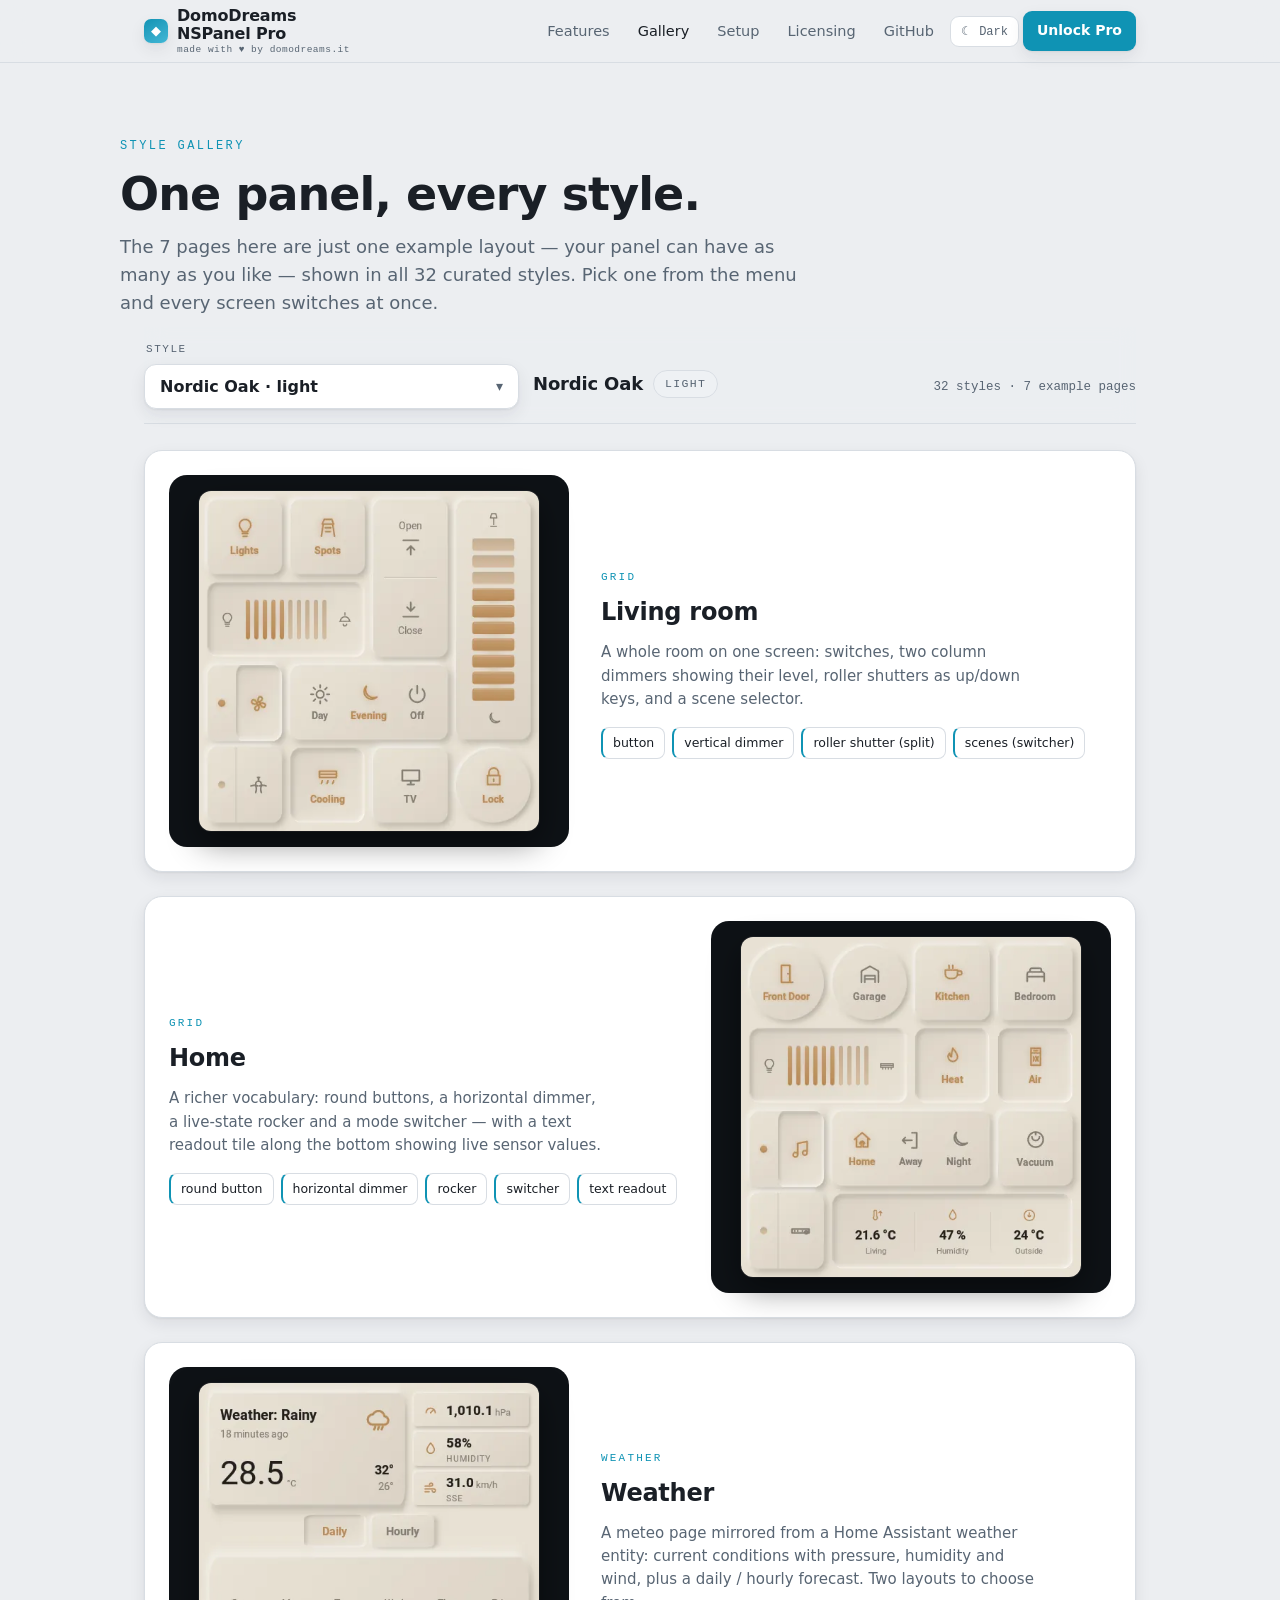
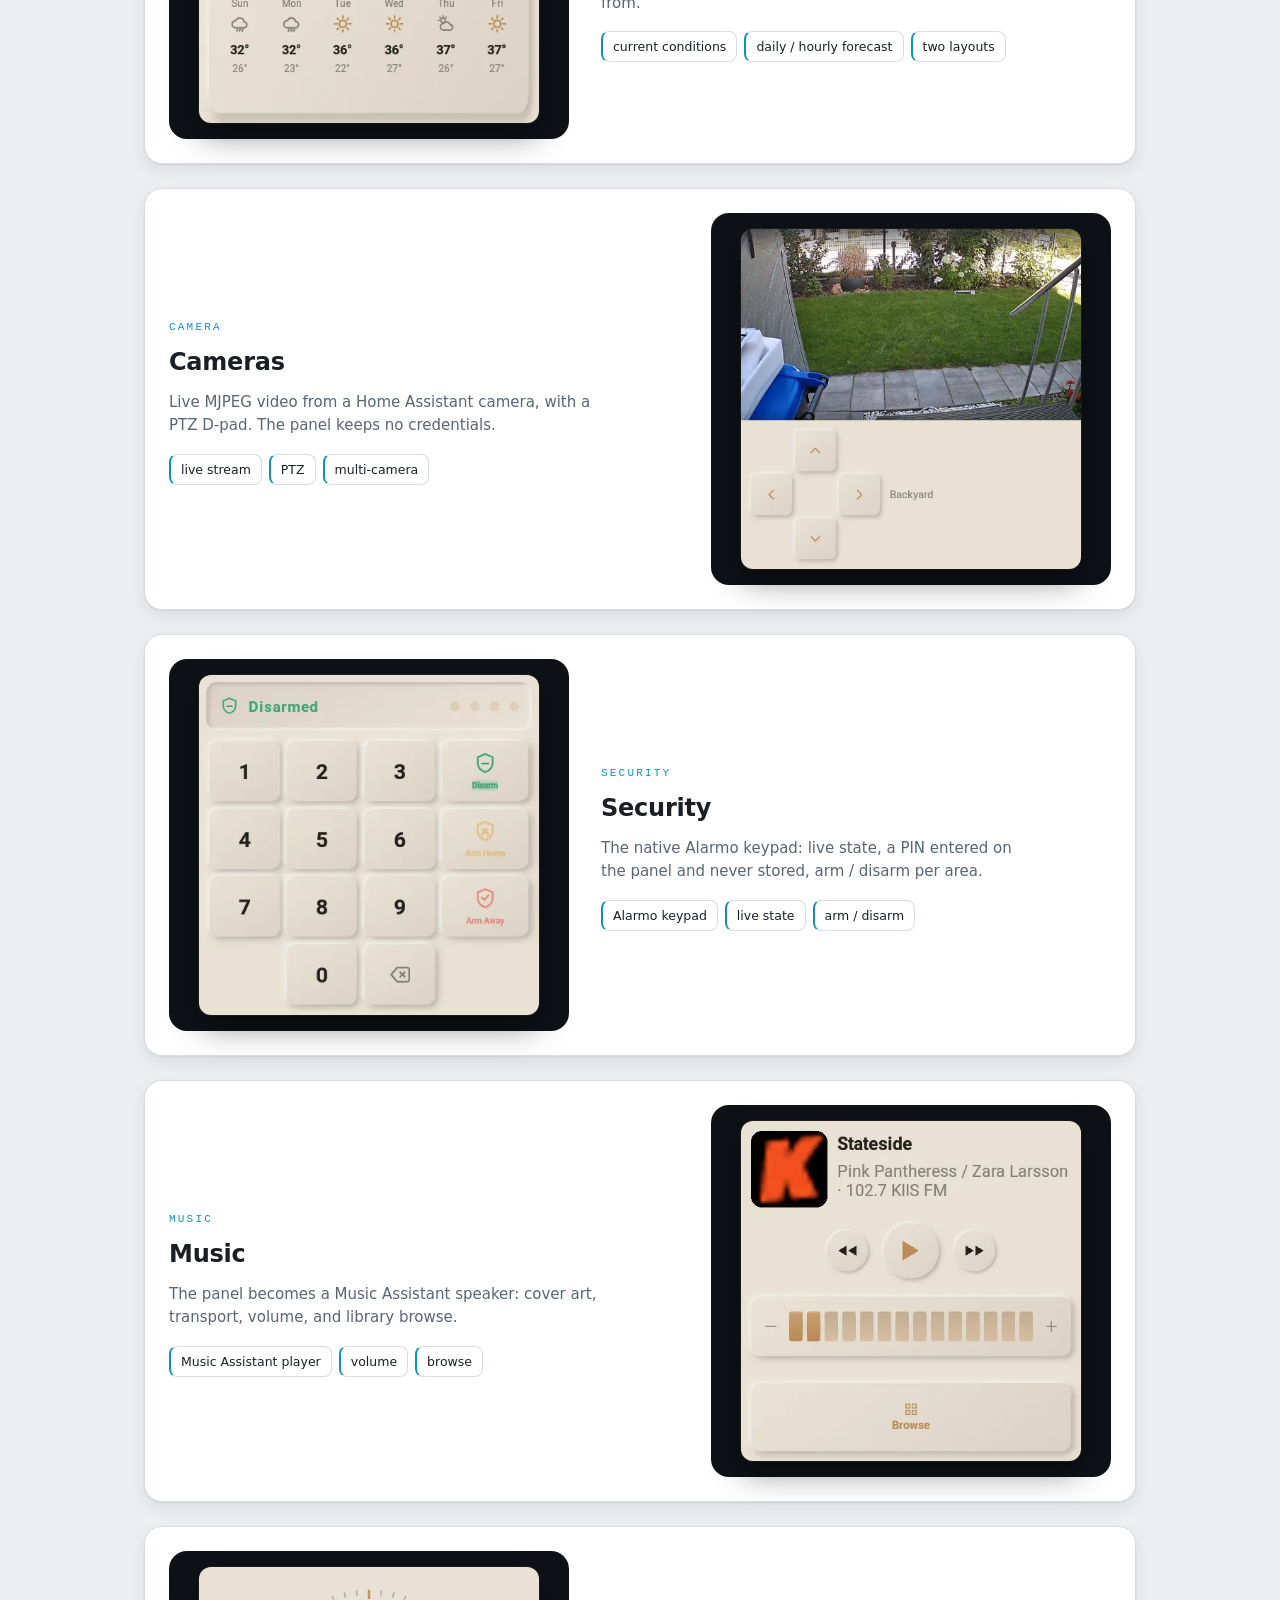
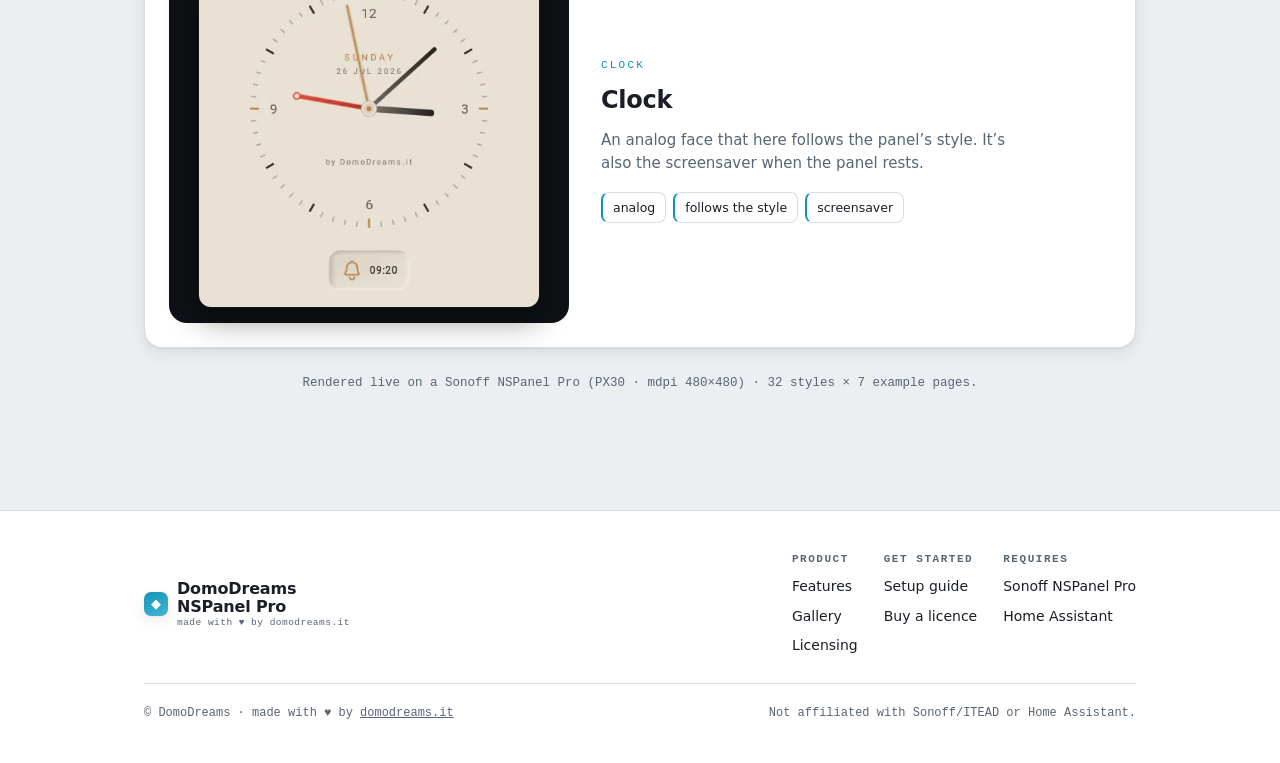
<file: site/gallery.html>
<!doctype html>
<html lang="en">
<head>
<meta charset="utf-8">
<meta name="viewport" content="width=device-width, initial-scale=1">
<title>Style gallery — DomoDreams NSPanel Pro</title>
<meta name="description" content="A sample NSPanel Pro layout of 7 example pages, shown in all 32 curated styles. Your panel can have as many pages as you like — pick a style and every screen switches at once.">
<link rel="icon" href="data:image/svg+xml,%3Csvg xmlns='http://www.w3.org/2000/svg' viewBox='0 0 32 32'%3E%3Crect width='32' height='32' rx='8' fill='%230f93b4'/%3E%3Ctext x='16' y='22' font-size='18' text-anchor='middle' fill='white' font-family='sans-serif'%3E%E2%97%86%3C/text%3E%3C/svg%3E">
<link rel="stylesheet" href="assets/style.css">
<style>
  /* gallery: editorial six-card layout (reference-artifact shape, site tokens) */
  .gal-picker{ position:sticky; top:62px; z-index:40; margin:2px 0 4px; padding:14px 0;
    background:color-mix(in srgb, var(--bg) 86%, transparent); backdrop-filter:saturate(140%) blur(10px);
    display:flex; flex-wrap:wrap; gap:14px; align-items:flex-end; border-bottom:1px solid var(--line); }
  .gal-picker .meta{ display:flex; align-items:center; gap:10px; padding-bottom:11px; }
  .gal-picker .now{ font-size:18px; font-weight:640; letter-spacing:-.01em; }
  .gal-picker .count{ margin-left:auto; padding-bottom:12px; }

  .gal-pages{ display:flex; flex-direction:column; gap:24px; margin-top:26px; }
  .gal-page{ display:grid; grid-template-columns:minmax(0,400px) 1fr; gap:32px; align-items:center;
    background:var(--card); border:1px solid var(--line); border-radius:18px; padding:24px;
    box-shadow:var(--shadow-sm); }
  .gal-page:nth-child(even){ grid-template-columns:1fr minmax(0,400px); }
  .gal-page:nth-child(even) .gal-screen{ order:2; }
  .gal-screen{ background:var(--screen); border-radius:18px; padding:16px; display:flex;
    justify-content:center; margin:0; }
  .gal-screen img{ width:100%; height:auto; max-width:340px; aspect-ratio:1/1; object-fit:cover;
    border-radius:12px; box-shadow:0 0 0 1px rgba(255,255,255,.05), 0 12px 32px rgba(0,0,0,.45); }
  .gal-info .kicker{ font-family:var(--mono); font-size:11px; letter-spacing:.2em; text-transform:uppercase;
    color:var(--accent); }
  .gal-info h2{ font-size:24px; margin:6px 0 10px; }
  .gal-info p{ margin:0 0 16px; color:var(--soft); font-size:15px; max-width:46ch; }
  .gal-chips{ list-style:none; margin:0; padding:0; display:flex; flex-wrap:wrap; gap:7px; }
  .gal-chips li{ font-size:12.5px; color:var(--ink); border:1px solid var(--line); border-radius:8px;
    padding:5px 10px; border-left:2px solid var(--accent); }

  @media (max-width:760px){
    .gal-page, .gal-page:nth-child(even){ grid-template-columns:1fr; gap:18px; }
    .gal-page:nth-child(even) .gal-screen{ order:0; }
  }
</style>
<!-- Google tag (gtag.js) -->
<script async src="https://www.googletagmanager.com/gtag/js?id=G-MX6EL7G86P"></script>
<script>
  window.dataLayer = window.dataLayer || [];
  function gtag(){dataLayer.push(arguments);}
  gtag('js', new Date());

  gtag('config', 'G-MX6EL7G86P');
</script>
</head>
<body>

<header class="site-header">
  <div class="wrap">
    <a class="logo" href="index.html"><span class="logo-mark">◆</span>
      <span class="logo-text">DomoDreams <b>NSPanel Pro</b><small class="payoff">made with ♥ by domodreams.it</small></span></a>
    <nav class="site-nav">
      <a href="features.html">Features</a>
      <a href="gallery.html" aria-current="page">Gallery</a>
      <a href="setup.html">Setup</a>
      <a href="licensing.html">Licensing</a>
      <a href="https://github.com/domodreams/home-assistant-nspanel-pro" target="_blank" rel="noopener">GitHub</a>
      <button id="themeBtn" type="button" aria-label="Toggle color theme">☾ Dark</button>
      <a class="btn btn-primary btn-sm" href="licensing.html#buy">Unlock Pro</a>
    </nav>
  </div>
</header>

<main>
  <section class="wrap hero" style="padding-bottom:8px">
    <p class="brand">Style gallery</p>
    <h1>One panel, every style.</h1>
    <p class="lede">The 7 pages here are just one example layout — your panel can have as many
      as you like — shown in all 32 curated styles. Pick one from the menu and every screen
      switches at once.</p>
  </section>

  <section class="wrap" style="padding-bottom:64px">
    <div class="gal-picker">
      <div class="field">
        <label class="lbl" for="pick">Style</label>
        <select id="pick">
            <option value="blush-boudoir" data-label="Blush Boudoir" data-tone="light">Blush Boudoir  ·  light</option>
            <option value="coastal" data-label="Coastal" data-tone="light">Coastal  ·  light</option>
            <option value="cream" data-label="Cream" data-tone="light">Cream  ·  light</option>
            <option value="creamLed" data-label="Cream LED" data-tone="light">Cream LED  ·  light</option>
            <option value="gallery-white" data-label="Gallery White" data-tone="light">Gallery White  ·  light</option>
            <option value="hifi-steel" data-label="Hi-Fi Steel" data-tone="light">Hi-Fi Steel  ·  light</option>
            <option value="hifi-steel-background" data-label="Hi-Fi Steel With Background" data-tone="light">Hi-Fi Steel With Background  ·  light</option>
            <option value="japandi" data-label="Japandi" data-tone="light">Japandi  ·  light</option>
            <option value="nordic-oak" data-label="Nordic Oak" data-tone="light" selected>Nordic Oak  ·  light</option>
            <option value="paddle-decora" data-label="Paddle Decora" data-tone="light">Paddle Decora  ·  light</option>
            <option value="pop-studio" data-label="Pop Studio" data-tone="light">Pop Studio  ·  light</option>
            <option value="rocker-white" data-label="Rocker White" data-tone="light">Rocker White  ·  light</option>
            <option value="terracotta" data-label="Terracotta" data-tone="light">Terracotta  ·  light</option>
            <option value="vintage-amber" data-label="Vintage Amber" data-tone="light">Vintage Amber  ·  light</option>
            <option value="warm-minimal" data-label="Warm Minimal" data-tone="light">Warm Minimal  ·  light</option>
            <option value="white" data-label="White" data-tone="light">White  ·  light</option>
            <option value="art-deco" data-label="Art Deco" data-tone="dark">Art Deco  ·  dark</option>
            <option value="carbon-weave" data-label="Carbon Weave" data-tone="dark">Carbon Weave  ·  dark</option>
            <option value="classic-study" data-label="Classic Study" data-tone="dark">Classic Study  ·  dark</option>
            <option value="cyberpunk" data-label="Cyberpunk" data-tone="dark">Cyberpunk  ·  dark</option>
            <option value="deep-ocean" data-label="Deep Ocean" data-tone="dark">Deep Ocean  ·  dark</option>
            <option value="emerald-study" data-label="Emerald Study" data-tone="dark">Emerald Study  ·  dark</option>
            <option value="hifi-90" data-label="Hi-Fi &#x27;90" data-tone="dark">Hi-Fi &#x27;90  ·  dark</option>
            <option value="industrial" data-label="Industrial" data-tone="dark">Industrial  ·  dark</option>
            <option value="moody-lounge" data-label="Moody Lounge" data-tone="dark">Moody Lounge  ·  dark</option>
            <option value="neon-pill" data-label="Neon Pill" data-tone="dark">Neon Pill  ·  dark</option>
            <option value="neon-white" data-label="Neon White" data-tone="dark">Neon White  ·  dark</option>
            <option value="wood-carve" data-label="Oak Wood" data-tone="dark">Oak Wood  ·  dark</option>
            <option value="scandi-night" data-label="Scandi Night" data-tone="dark">Scandi Night  ·  dark</option>
            <option value="tech" data-label="Tech" data-tone="dark">Tech  ·  dark</option>
            <option value="techLed" data-label="Tech LED" data-tone="dark">Tech LED  ·  dark</option>
            <option value="tech-loft" data-label="Tech Loft" data-tone="dark">Tech Loft  ·  dark</option>
        </select>
      </div>
      <div class="meta"><span class="now" id="now"></span><span class="tone" id="tone"></span></div>
      <span class="count">32 styles · 7 example pages</span>
    </div>

    <div class="gal-pages">
      
      <article class="gal-page">
        <figure class="gal-screen"><img class="zoom" data-page="controls" data-title="Living room"
          src="assets/gallery/nordic-oak--controls.webp" alt="Nordic Oak — Living room"
          width="480" height="480" loading="lazy"></figure>
        <div class="gal-info">
          <span class="kicker">Grid</span>
          <h2>Living room</h2>
          <p>A whole room on one screen: switches, two column dimmers showing their level, roller shutters as up/down keys, and a scene selector.</p>
          <ul class="gal-chips"><li>button</li><li>vertical dimmer</li><li>roller shutter (split)</li><li>scenes (switcher)</li></ul>
        </div>
      </article>
      <article class="gal-page">
        <figure class="gal-screen"><img class="zoom" data-page="home" data-title="Home"
          src="assets/gallery/nordic-oak--home.webp" alt="Nordic Oak — Home"
          width="480" height="480" loading="lazy"></figure>
        <div class="gal-info">
          <span class="kicker">Grid</span>
          <h2>Home</h2>
          <p>A richer vocabulary: round buttons, a horizontal dimmer, a live-state rocker and a mode switcher — with a text readout tile along the bottom showing live sensor values.</p>
          <ul class="gal-chips"><li>round button</li><li>horizontal dimmer</li><li>rocker</li><li>switcher</li><li>text readout</li></ul>
        </div>
      </article>
      <article class="gal-page">
        <figure class="gal-screen"><img class="zoom" data-page="weather" data-title="Weather"
          src="assets/gallery/nordic-oak--weather.webp" alt="Nordic Oak — Weather"
          width="480" height="480" loading="lazy"></figure>
        <div class="gal-info">
          <span class="kicker">Weather</span>
          <h2>Weather</h2>
          <p>A meteo page mirrored from a Home Assistant weather entity: current conditions with pressure, humidity and wind, plus a daily / hourly forecast. Two layouts to choose from.</p>
          <ul class="gal-chips"><li>current conditions</li><li>daily / hourly forecast</li><li>two layouts</li></ul>
        </div>
      </article>
      <article class="gal-page">
        <figure class="gal-screen"><img class="zoom" data-page="camera" data-title="Cameras"
          src="assets/gallery/nordic-oak--camera.webp" alt="Nordic Oak — Cameras"
          width="480" height="480" loading="lazy"></figure>
        <div class="gal-info">
          <span class="kicker">Camera</span>
          <h2>Cameras</h2>
          <p>Live MJPEG video from a Home Assistant camera, with a PTZ D-pad. The panel keeps no credentials.</p>
          <ul class="gal-chips"><li>live stream</li><li>PTZ</li><li>multi-camera</li></ul>
        </div>
      </article>
      <article class="gal-page">
        <figure class="gal-screen"><img class="zoom" data-page="alarm" data-title="Security"
          src="assets/gallery/nordic-oak--alarm.webp" alt="Nordic Oak — Security"
          width="480" height="480" loading="lazy"></figure>
        <div class="gal-info">
          <span class="kicker">Security</span>
          <h2>Security</h2>
          <p>The native Alarmo keypad: live state, a PIN entered on the panel and never stored, arm / disarm per area.</p>
          <ul class="gal-chips"><li>Alarmo keypad</li><li>live state</li><li>arm / disarm</li></ul>
        </div>
      </article>
      <article class="gal-page">
        <figure class="gal-screen"><img class="zoom" data-page="music" data-title="Music"
          src="assets/gallery/nordic-oak--music.webp" alt="Nordic Oak — Music"
          width="480" height="480" loading="lazy"></figure>
        <div class="gal-info">
          <span class="kicker">Music</span>
          <h2>Music</h2>
          <p>The panel becomes a Music Assistant speaker: cover art, transport, volume, and library browse.</p>
          <ul class="gal-chips"><li>Music Assistant player</li><li>volume</li><li>browse</li></ul>
        </div>
      </article>
      <article class="gal-page">
        <figure class="gal-screen"><img class="zoom" data-page="clock" data-title="Clock"
          src="assets/gallery/nordic-oak--clock.webp" alt="Nordic Oak — Clock"
          width="480" height="480" loading="lazy"></figure>
        <div class="gal-info">
          <span class="kicker">Clock</span>
          <h2>Clock</h2>
          <p>An analog face that here follows the panel’s style. It’s also the screensaver when the panel rests.</p>
          <ul class="gal-chips"><li>analog</li><li>follows the style</li><li>screensaver</li></ul>
        </div>
      </article>
    </div>

    <p class="note" style="margin-top:26px; text-align:center">Rendered live on a Sonoff NSPanel Pro
      (PX30 · mdpi 480×480) · 32 styles × 7 example pages.</p>
  </section>
</main>

<footer class="site-footer">
  <div class="wrap">
    <div class="foot-top">
      <a class="logo" href="index.html"><span class="logo-mark">◆</span>
        <span class="logo-text">DomoDreams <b>NSPanel Pro</b><small class="payoff">made with ♥ by domodreams.it</small></span></a>
      <div class="foot-links">
        <div class="foot-col"><b>Product</b>
          <a href="features.html">Features</a>
          <a href="gallery.html">Gallery</a>
          <a href="licensing.html">Licensing</a>
        </div>
        <div class="foot-col"><b>Get started</b>
          <a href="setup.html">Setup guide</a>
          <a href="licensing.html#buy">Buy a licence</a>
        </div>
        <div class="foot-col"><b>Requires</b>
          <a href="https://sonoff.tech/product/central-control-panel/nspanel-pro/" target="_blank" rel="noopener">Sonoff NSPanel Pro</a>
          <a href="https://www.home-assistant.io/" target="_blank" rel="noopener">Home Assistant</a>
        </div>
      </div>
    </div>
    <div class="foot-bottom">
      <span>© DomoDreams · made with ♥ by <a href="https://domodreams.it" target="_blank" rel="noopener">domodreams.it</a></span>
      <span>Not affiliated with Sonoff/ITEAD or Home Assistant.</span>
    </div>
  </div>
</footer>

<script>
  // Swap every screen at once. src is pure convention: assets/gallery/<style>--<page>.webp,
  // so there is no image data in this file — just 32 small option rows.
  (function () {
    var sel = document.getElementById('pick');
    var now = document.getElementById('now'), tone = document.getElementById('tone');
    var imgs = Array.prototype.slice.call(document.querySelectorAll('.gal-screen img'));
    function show(t) {
      var opt = sel.options[sel.selectedIndex];
      var label = opt.getAttribute('data-label'), tn = opt.getAttribute('data-tone');
      imgs.forEach(function (im) {
        im.src = 'assets/gallery/' + t + '--' + im.getAttribute('data-page') + '.webp';
        im.alt = label + ' — ' + im.getAttribute('data-title');
      });
      now.textContent = label; tone.textContent = tn;
    }
    sel.addEventListener('change', function () { show(sel.value); });
    show(sel.value);
  })();
</script>
<script src="assets/site.js"></script>
</body>
</html>
</file>
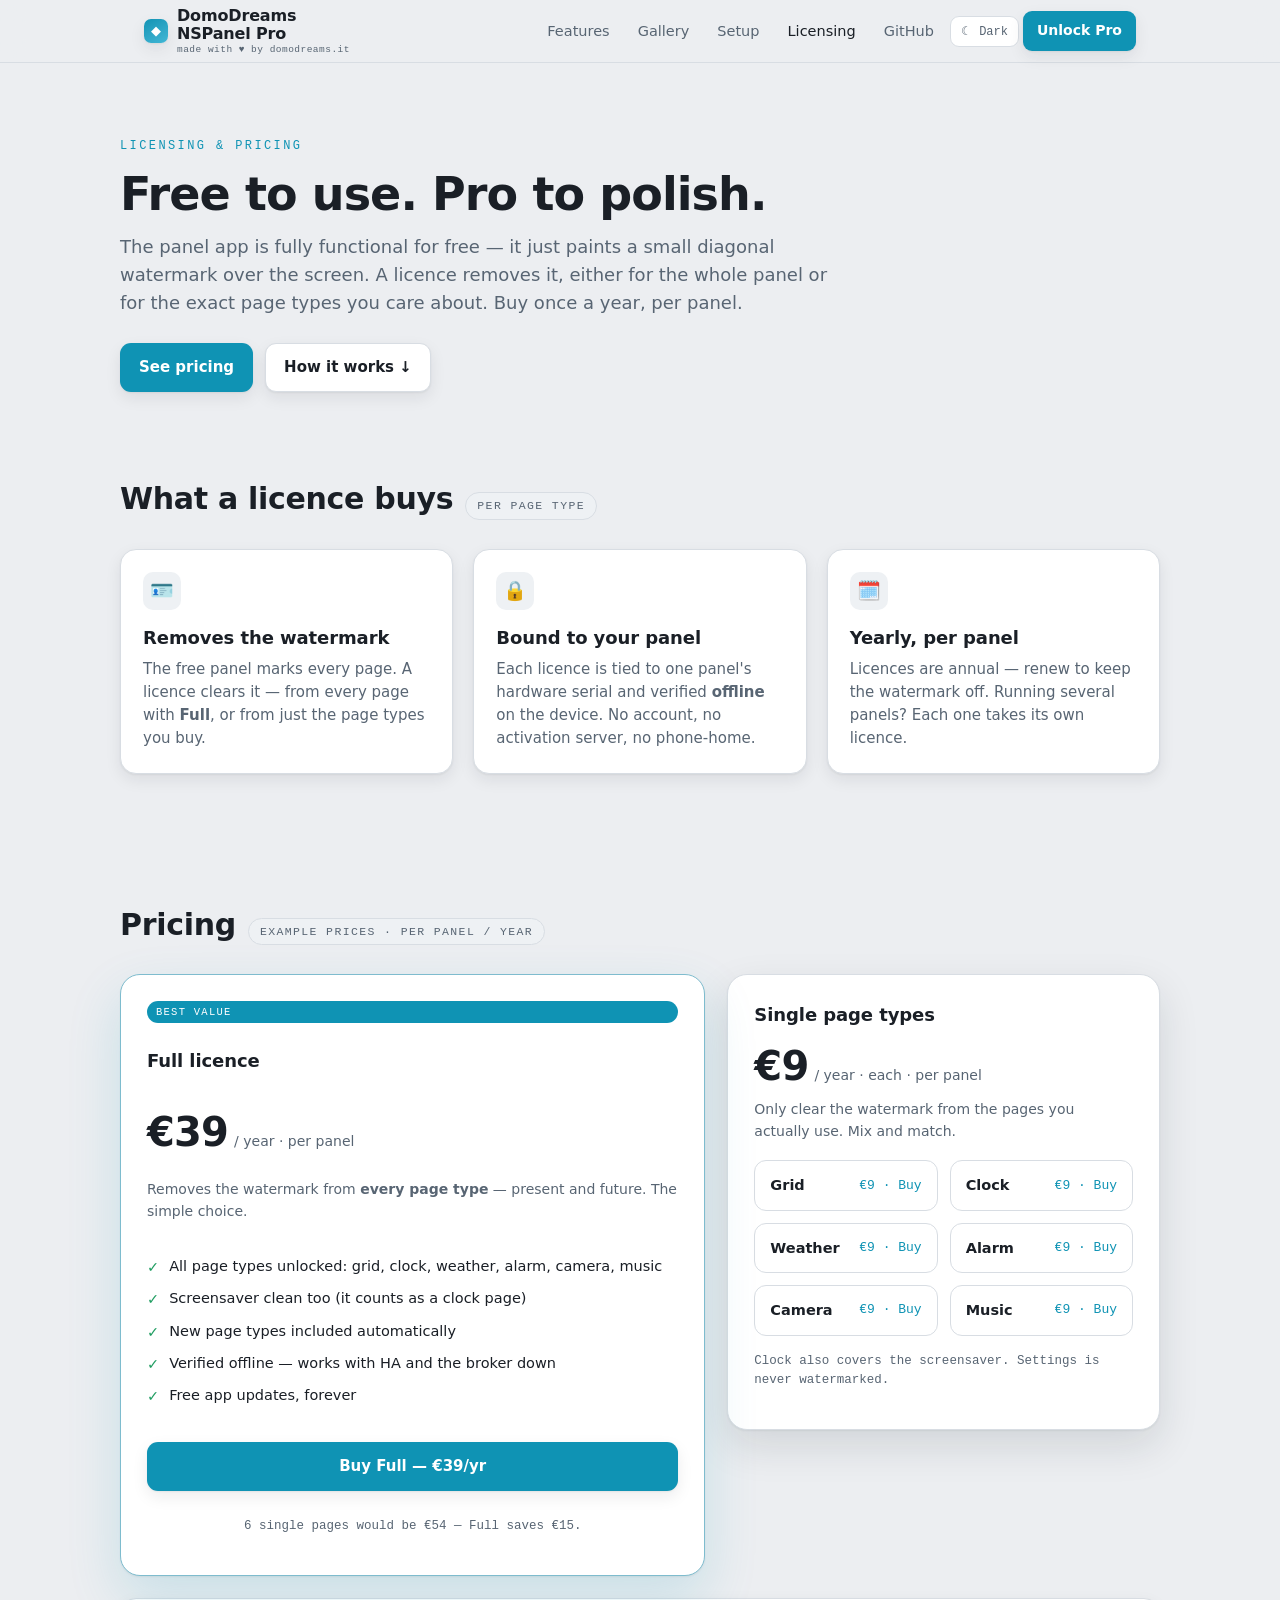
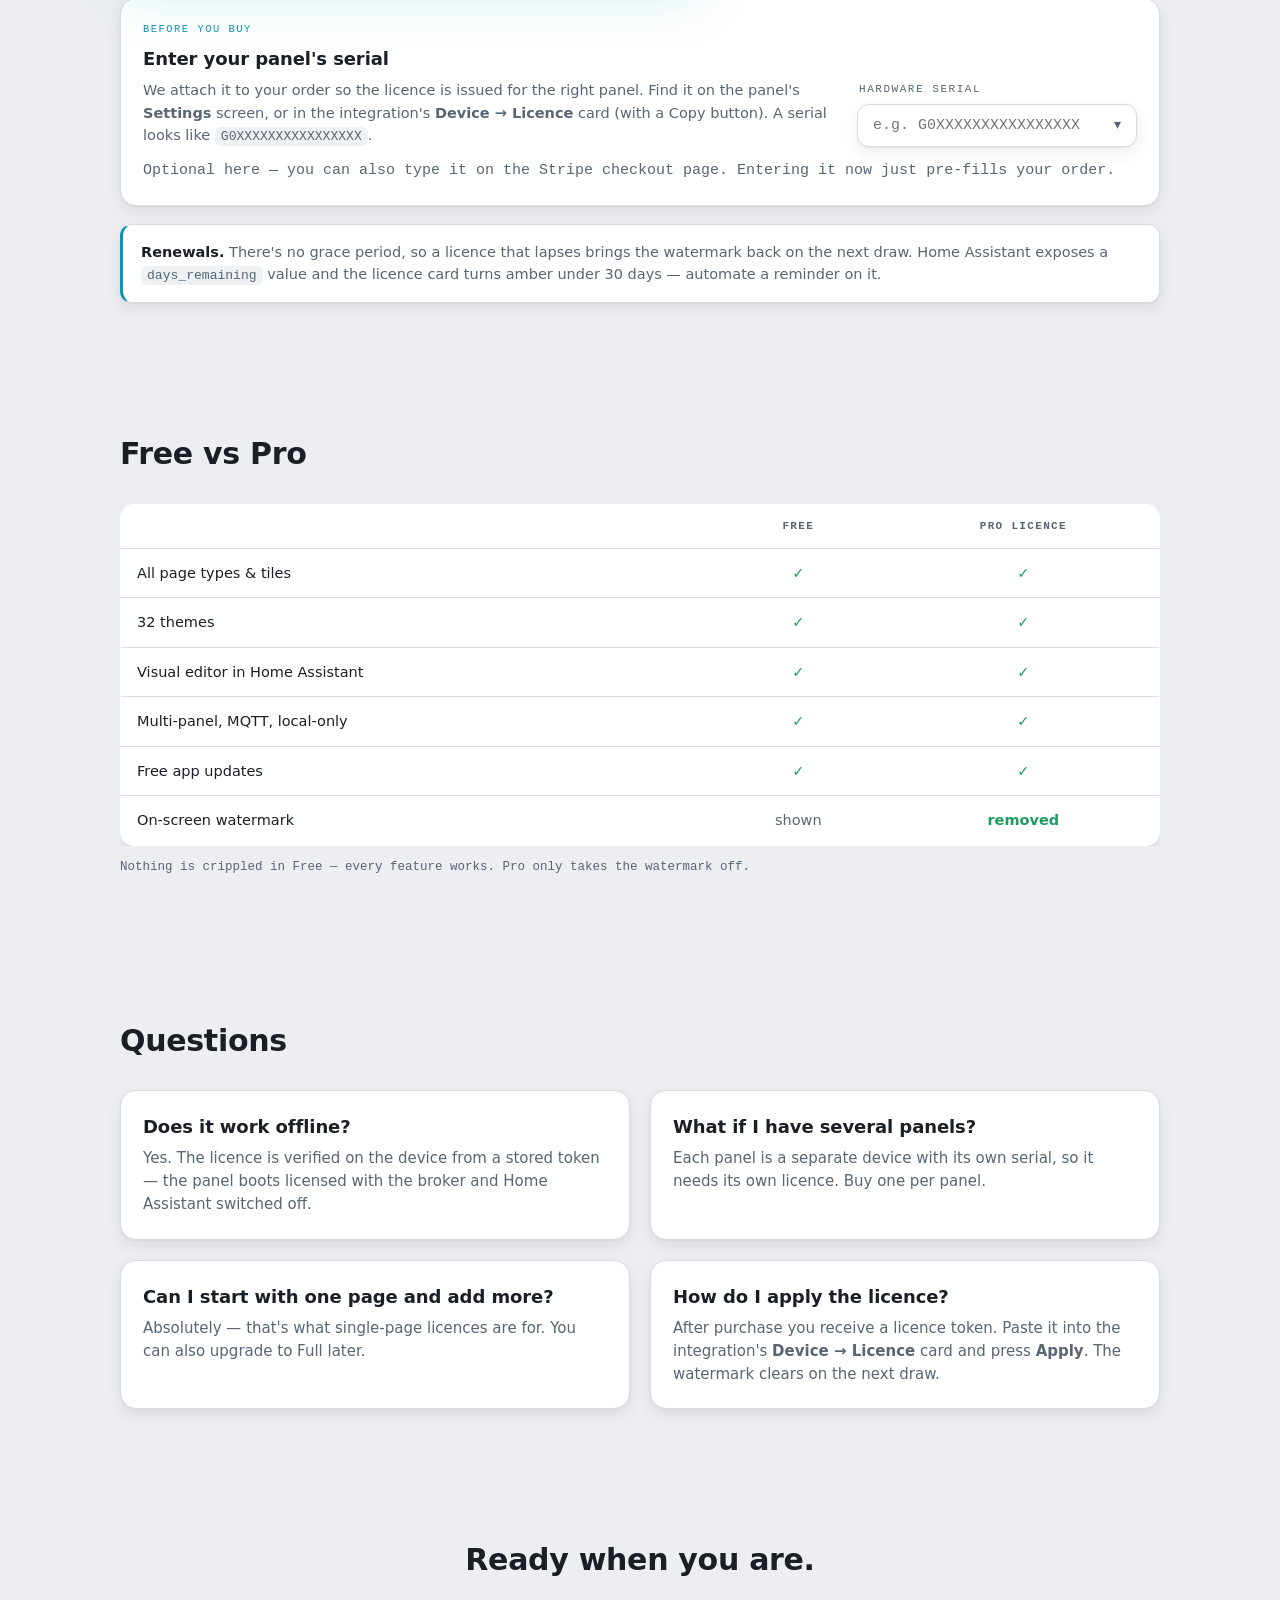
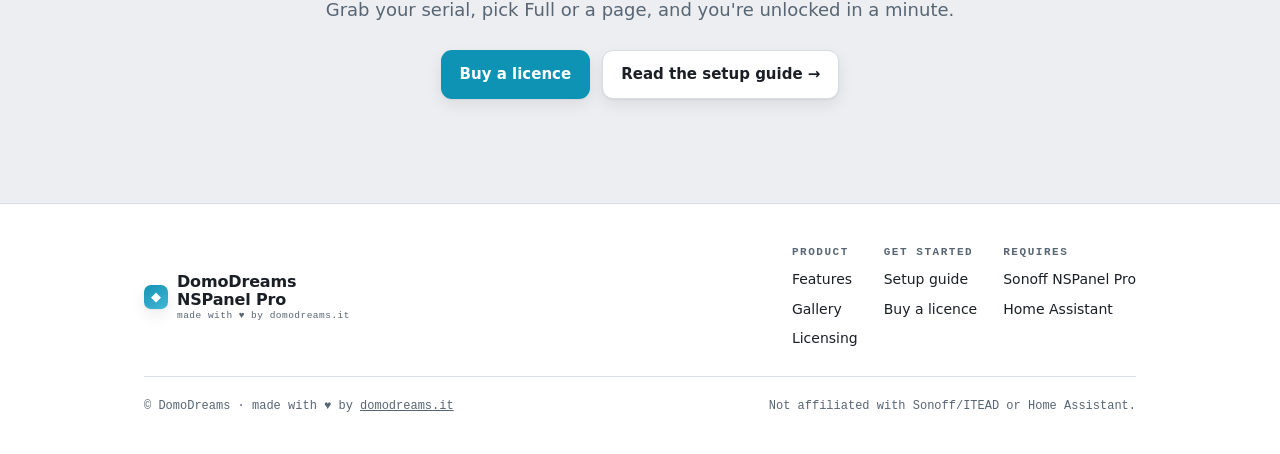
<file: site/licensing.html>
<!doctype html>
<html lang="en">
<head>
<meta charset="utf-8">
<meta name="viewport" content="width=device-width, initial-scale=1">
<title>Licensing &amp; pricing — DomoDreams NSPanel Pro</title>
<meta name="description" content="The app is free to use with a small watermark. A Pro licence removes it — per page type or all at once. Serial-bound, verified offline, buy in a click.">
<link rel="icon" href="data:image/svg+xml,%3Csvg xmlns='http://www.w3.org/2000/svg' viewBox='0 0 32 32'%3E%3Crect width='32' height='32' rx='8' fill='%230f93b4'/%3E%3Ctext x='16' y='22' font-size='18' text-anchor='middle' fill='white' font-family='sans-serif'%3E%E2%97%86%3C/text%3E%3C/svg%3E">
<link rel="stylesheet" href="assets/style.css">
<!-- Google tag (gtag.js) -->
<script async src="https://www.googletagmanager.com/gtag/js?id=G-MX6EL7G86P"></script>
<script>
  window.dataLayer = window.dataLayer || [];
  function gtag(){dataLayer.push(arguments);}
  gtag('js', new Date());

  gtag('config', 'G-MX6EL7G86P');
</script>
</head>
<body>

<header class="site-header">
  <div class="wrap">
    <a class="logo" href="index.html"><span class="logo-mark">◆</span>
      <span class="logo-text">DomoDreams <b>NSPanel Pro</b><small class="payoff">made with ♥ by domodreams.it</small></span></a>
    <nav class="site-nav">
      <a href="features.html">Features</a>
      <a href="gallery.html">Gallery</a>
      <a href="setup.html">Setup</a>
      <a href="licensing.html" aria-current="page">Licensing</a>
      <a href="https://github.com/domodreams/home-assistant-nspanel-pro" target="_blank" rel="noopener">GitHub</a>
      <button id="themeBtn" type="button" aria-label="Toggle color theme">☾ Dark</button>
      <a class="btn btn-primary btn-sm" href="#buy">Unlock Pro</a>
    </nav>
  </div>
</header>

<main>
  <section class="wrap hero">
    <p class="brand">Licensing &amp; pricing</p>
    <h1>Free to use. Pro to polish.</h1>
    <p class="lede">The panel app is fully functional for free — it just paints a small
      diagonal watermark over the screen. A licence removes it, either for the whole
      panel or for the exact page types you care about. Buy once a year, per panel.</p>
    <div class="btn-row">
      <a class="btn btn-primary" href="#buy">See pricing</a>
      <a class="btn" href="#how">How it works ↓</a>
    </div>
  </section>

  <!-- WHAT A LICENCE BUYS -->
  <section class="wrap section" id="how">
    <div class="sec-head"><h2>What a licence buys</h2><span class="tone">per page type</span></div>
    <div class="grid cols-3">
      <div class="card">
        <div class="ico">🪪</div>
        <h3>Removes the watermark</h3>
        <p>The free panel marks every page. A licence clears it — from every page with
          <b>Full</b>, or from just the page types you buy.</p>
      </div>
      <div class="card">
        <div class="ico">🔒</div>
        <h3>Bound to your panel</h3>
        <p>Each licence is tied to one panel's hardware serial and verified <b>offline</b>
          on the device. No account, no activation server, no phone-home.</p>
      </div>
      <div class="card">
        <div class="ico">🗓️</div>
        <h3>Yearly, per panel</h3>
        <p>Licences are annual — renew to keep the watermark off. Running several
          panels? Each one takes its own licence.</p>
      </div>
    </div>
  </section>

  <!-- PRICING -->
  <section class="wrap section" id="buy">
    <div class="sec-head"><h2>Pricing</h2><span class="tone">example prices · per panel / year</span></div>
    <div class="price-grid">
      <!-- FULL -->
      <div class="plan featured">
        <span class="badge">Best value</span>
        <h3 style="margin-top:10px">Full licence</h3>
        <div class="price"><span class="amt">€39</span><span class="per">/ year · per panel</span></div>
        <p class="sub">Removes the watermark from <b>every page type</b> — present and
          future. The simple choice.</p>
        <ul class="feat">
          <li>All page types unlocked: grid, clock, weather, alarm, camera, music</li>
          <li>Screensaver clean too (it counts as a clock page)</li>
          <li>New page types included automatically</li>
          <li>Verified offline — works with HA and the broker down</li>
          <li>Free app updates, forever</li>
        </ul>
        <a class="btn btn-primary btn-block buy" data-plink="https://buy.stripe.com/REPLACE_FULL"
           href="https://buy.stripe.com/REPLACE_FULL" target="_blank" rel="noopener">Buy Full — €39/yr</a>
        <p class="note center" style="margin-top:12px">6 single pages would be €54 — Full saves €15.</p>
      </div>

      <!-- ADD-ONS -->
      <div class="plan">
        <h3>Single page types</h3>
        <div class="price"><span class="amt">€9</span><span class="per">/ year · each · per panel</span></div>
        <p class="sub">Only clear the watermark from the pages you actually use. Mix and
          match.</p>
        <div class="addon-grid">
          <a class="addon buy" data-plink="https://buy.stripe.com/REPLACE_GRID" href="https://buy.stripe.com/REPLACE_GRID" target="_blank" rel="noopener" style="text-decoration:none">
            <span class="n">Grid</span><span class="p">€9 · Buy</span></a>
          <a class="addon buy" data-plink="https://buy.stripe.com/REPLACE_CLOCK" href="https://buy.stripe.com/REPLACE_CLOCK" target="_blank" rel="noopener" style="text-decoration:none">
            <span class="n">Clock</span><span class="p">€9 · Buy</span></a>
          <a class="addon buy" data-plink="https://buy.stripe.com/REPLACE_WEATHER" href="https://buy.stripe.com/REPLACE_WEATHER" target="_blank" rel="noopener" style="text-decoration:none">
            <span class="n">Weather</span><span class="p">€9 · Buy</span></a>
          <a class="addon buy" data-plink="https://buy.stripe.com/REPLACE_ALARM" href="https://buy.stripe.com/REPLACE_ALARM" target="_blank" rel="noopener" style="text-decoration:none">
            <span class="n">Alarm</span><span class="p">€9 · Buy</span></a>
          <a class="addon buy" data-plink="https://buy.stripe.com/REPLACE_CAMERA" href="https://buy.stripe.com/REPLACE_CAMERA" target="_blank" rel="noopener" style="text-decoration:none">
            <span class="n">Camera</span><span class="p">€9 · Buy</span></a>
          <a class="addon buy" data-plink="https://buy.stripe.com/REPLACE_MUSIC" href="https://buy.stripe.com/REPLACE_MUSIC" target="_blank" rel="noopener" style="text-decoration:none">
            <span class="n">Music</span><span class="p">€9 · Buy</span></a>
        </div>
        <p class="note" style="margin-top:16px">Clock also covers the screensaver.
          Settings is never watermarked.</p>
      </div>
    </div>

    <!-- SERIAL CAPTURE -->
    <div class="card pad-top" style="margin-top:22px">
      <div style="display:grid; grid-template-columns:1fr auto; gap:20px; align-items:end">
        <div>
          <p class="klabel">Before you buy</p>
          <h3>Enter your panel's serial</h3>
          <p class="muted" style="font-size:14.5px; margin:6px 0 0">We attach it to your
            order so the licence is issued for the right panel. Find it on the panel's
            <b>Settings</b> screen, or in the integration's <b>Device → Licence</b> card
            (with a Copy button). A serial looks like
            <code class="inline">G0XXXXXXXXXXXXXXXX</code>.</p>
        </div>
        <div class="field" style="min-width:280px">
          <label class="lbl" for="serial">Hardware serial</label>
          <input id="serial" type="text" inputmode="latin" autocomplete="off" spellcheck="false"
            placeholder="e.g. G0XXXXXXXXXXXXXXXX"
            style="font-family:var(--mono); font-size:15px; color:var(--ink); background:var(--card);
              border:1px solid var(--line); border-radius:12px; padding:12px 15px; min-width:280px;
              box-shadow:var(--shadow-sm)">
        </div>
      </div>
      <p id="serialNote" class="note" style="margin-top:12px">Optional here — you can also
        type it on the Stripe checkout page. Entering it now just pre-fills your order.</p>
    </div>

    <div class="callout" style="margin-top:18px">
      <p><strong>Renewals.</strong> There's no grace period, so a licence that lapses
        brings the watermark back on the next draw. Home Assistant exposes a
        <code class="inline">days_remaining</code> value and the licence card turns amber
        under 30 days — automate a reminder on it.</p>
    </div>
  </section>

  <!-- FREE VS PRO -->
  <section class="wrap section">
    <div class="sec-head"><h2>Free vs Pro</h2></div>
    <div class="tscroll">
      <table class="table">
        <thead>
          <tr><th>&nbsp;</th><th class="c">Free</th><th class="c">Pro licence</th></tr>
        </thead>
        <tbody>
          <tr><td>All page types &amp; tiles</td><td class="c yes">✓</td><td class="c yes">✓</td></tr>
          <tr><td>32 themes</td><td class="c yes">✓</td><td class="c yes">✓</td></tr>
          <tr><td>Visual editor in Home Assistant</td><td class="c yes">✓</td><td class="c yes">✓</td></tr>
          <tr><td>Multi-panel, MQTT, local-only</td><td class="c yes">✓</td><td class="c yes">✓</td></tr>
          <tr><td>Free app updates</td><td class="c yes">✓</td><td class="c yes">✓</td></tr>
          <tr><td>On-screen watermark</td><td class="c free">shown</td><td class="c yes">removed</td></tr>
        </tbody>
      </table>
    </div>
    <p class="note" style="margin-top:12px">Nothing is crippled in Free — every feature
      works. Pro only takes the watermark off.</p>
  </section>

  <!-- FAQ -->
  <section class="wrap section">
    <div class="sec-head"><h2>Questions</h2></div>
    <div class="grid cols-2">
      <div class="card">
        <h3>Does it work offline?</h3>
        <p>Yes. The licence is verified on the device from a stored token — the panel
          boots licensed with the broker and Home Assistant switched off.</p>
      </div>
      <div class="card">
        <h3>What if I have several panels?</h3>
        <p>Each panel is a separate device with its own serial, so it needs its own
          licence. Buy one per panel.</p>
      </div>
      <div class="card">
        <h3>Can I start with one page and add more?</h3>
        <p>Absolutely — that's what single-page licences are for. You can also upgrade to
          Full later.</p>
      </div>
      <div class="card">
        <h3>How do I apply the licence?</h3>
        <p>After purchase you receive a licence token. Paste it into the integration's
          <b>Device → Licence</b> card and press <b>Apply</b>. The watermark clears on the
          next draw.</p>
      </div>
    </div>
  </section>

  <section class="wrap section center">
    <h2>Ready when you are.</h2>
    <p class="lede center">Grab your serial, pick Full or a page, and you're unlocked in a
      minute.</p>
    <div class="btn-row center">
      <a class="btn btn-primary" href="#buy">Buy a licence</a>
      <a class="btn" href="setup.html">Read the setup guide →</a>
    </div>
  </section>
</main>

<footer class="site-footer">
  <div class="wrap">
    <div class="foot-top">
      <a class="logo" href="index.html"><span class="logo-mark">◆</span>
        <span class="logo-text">DomoDreams <b>NSPanel Pro</b><small class="payoff">made with ♥ by domodreams.it</small></span></a>
      <div class="foot-links">
        <div class="foot-col"><b>Product</b>
          <a href="features.html">Features</a>
          <a href="gallery.html">Gallery</a>
          <a href="licensing.html">Licensing</a>
        </div>
        <div class="foot-col"><b>Get started</b>
          <a href="setup.html">Setup guide</a>
          <a href="#buy">Buy a licence</a>
        </div>
        <div class="foot-col"><b>Requires</b>
          <a href="https://sonoff.tech/product/central-control-panel/nspanel-pro/" target="_blank" rel="noopener">Sonoff NSPanel Pro</a>
          <a href="https://www.home-assistant.io/" target="_blank" rel="noopener">Home Assistant</a>
        </div>
      </div>
    </div>
    <div class="foot-bottom">
      <span>© DomoDreams · made with ♥ by <a href="https://domodreams.it" target="_blank" rel="noopener">domodreams.it</a></span>
      <span>Not affiliated with Sonoff/ITEAD or Home Assistant.</span>
    </div>
  </div>
</footer>

<!--
  ┌──────────────────────────────────────────────────────────────────────────┐
  │ MAINTAINER NOTES — wire up before going live                              │
  │ 1. Replace every  https://buy.stripe.com/REPLACE_*  with the real Stripe   │
  │    Payment Link for that SKU (Full, Grid, Clock, Weather, Alarm, Camera,   │
  │    Music). Set both the href and the data-plink attribute (data-plink wins │
  │    at runtime; href is the no-JS fallback).                                │
  │ 2. The serial box appends  ?client_reference_id=<serial>  to the link, so  │
  │    the panel serial rides along to Stripe and shows up on the payment in   │
  │    the dashboard / webhook — use it to mint the serial-bound JWT.          │
  │ 3. On each Payment Link, also add a required custom field "Panel serial"   │
  │    as a belt-and-braces capture for buyers who skip the box.               │
  │ 4. Prices here (€39 / €9) are examples — edit the .amt / button text.      │
  └──────────────────────────────────────────────────────────────────────────┘
-->
<script src="assets/site.js"></script>
<script>
// Attach the panel serial to every Stripe Payment Link as client_reference_id,
// so the purchase carries the serial the licence must be bound to.
(function () {
  var input = document.getElementById("serial");
  var note = document.getElementById("serialNote");
  var buys = Array.prototype.slice.call(document.querySelectorAll(".buy"));

  function clean(v) { return (v || "").trim().replace(/\s+/g, ""); }

  function apply() {
    var serial = clean(input.value);
    buys.forEach(function (a) {
      var base = a.getAttribute("data-plink");
      if (!base) return;
      a.href = serial ? base + "?client_reference_id=" + encodeURIComponent(serial) : base;
    });
    if (note) {
      if (!serial) {
        note.textContent = "Optional here — you can also type it on the Stripe checkout page. Entering it now just pre-fills your order.";
        note.style.color = "";
      } else if (/^[A-Za-z0-9]{6,32}$/.test(serial)) {
        note.textContent = "✓ Serial attached to your order: " + serial;
        note.style.color = "var(--ok)";
      } else {
        note.textContent = "That doesn't look like a serial yet — it should be letters and digits, no spaces.";
        note.style.color = "var(--warn)";
      }
    }
  }

  if (input) { input.addEventListener("input", apply); apply(); }
})();
</script>
</body>
</html>
</file>
<file: site/assets/style.css>
/* DomoDreams NSPanel Pro — promo site
   Design system lifted from the reference theme-gallery artifact:
   cool-gray canvas, teal accent, monospace eyebrow labels, soft shadows,
   dark device frames. Light + dark aware. */

:root{
  --bg:#eceef1; --card:#ffffff; --screen:#0e1216; --ink:#1a1f26; --soft:#586573;
  --line:#d8dde3; --accent:#0f93b4; --accent-ink:#ffffff; --chip:#eef1f4;
  --ok:#1f9d61; --warn:#c8871b;
  --shadow:0 1px 2px rgba(20,30,40,.06), 0 16px 40px rgba(20,30,40,.12);
  --shadow-sm:0 1px 2px rgba(20,30,40,.06), 0 6px 16px rgba(20,30,40,.08);
  --mono:ui-monospace,"SFMono-Regular","Cascadia Code",Menlo,Consolas,monospace;
  --sans:system-ui,-apple-system,"Segoe UI",Roboto,"Helvetica Neue",sans-serif;
  --maxw:1040px;
}
@media (prefers-color-scheme: dark){
  :root{ --bg:#0d1115; --card:#161c22; --screen:#04070a; --ink:#e7ecf1; --soft:#94a0ab;
    --line:#232a31; --accent:#3bb4d6; --accent-ink:#04121a; --chip:#1e252c;
    --ok:#43c987; --warn:#e2ab4e;
    --shadow:0 1px 2px rgba(0,0,0,.5), 0 18px 46px rgba(0,0,0,.42);
    --shadow-sm:0 1px 2px rgba(0,0,0,.4), 0 6px 16px rgba(0,0,0,.35); }
}
:root[data-theme="light"]{ --bg:#eceef1; --card:#ffffff; --screen:#0e1216; --ink:#1a1f26;
  --soft:#586573; --line:#d8dde3; --accent:#0f93b4; --accent-ink:#ffffff; --chip:#eef1f4;
  --ok:#1f9d61; --warn:#c8871b;
  --shadow:0 1px 2px rgba(20,30,40,.06), 0 16px 40px rgba(20,30,40,.12);
  --shadow-sm:0 1px 2px rgba(20,30,40,.06), 0 6px 16px rgba(20,30,40,.08); }
:root[data-theme="dark"]{ --bg:#0d1115; --card:#161c22; --screen:#04070a; --ink:#e7ecf1;
  --soft:#94a0ab; --line:#232a31; --accent:#3bb4d6; --accent-ink:#04121a; --chip:#1e252c;
  --ok:#43c987; --warn:#e2ab4e;
  --shadow:0 1px 2px rgba(0,0,0,.5), 0 18px 46px rgba(0,0,0,.42);
  --shadow-sm:0 1px 2px rgba(0,0,0,.4), 0 6px 16px rgba(0,0,0,.35); }

*{ box-sizing:border-box; }
html{ scroll-behavior:smooth; }
body{ margin:0; background:var(--bg); color:var(--ink); font-family:var(--sans);
  line-height:1.55; -webkit-font-smoothing:antialiased; }
img{ max-width:100%; }
a{ color:inherit; }

.wrap{ max-width:var(--maxw); margin:0 auto; padding:0 24px; }
.section{ padding:64px 0; }
.section-tight{ padding:40px 0; }

/* ---- eyebrow / headings ---- */
.brand{ font-family:var(--mono); font-size:12px; letter-spacing:.2em; text-transform:uppercase;
  color:var(--accent); margin:0 0 14px; }
h1{ font-size:clamp(30px,5vw,46px); margin:0 0 14px; letter-spacing:-.02em;
  font-weight:640; text-wrap:balance; line-height:1.08; }
h2{ font-size:clamp(23px,3vw,30px); margin:0 0 12px; letter-spacing:-.01em; font-weight:640;
  text-wrap:balance; }
h3{ font-size:18px; margin:0 0 6px; letter-spacing:-.005em; font-weight:620; }
.lede{ font-size:clamp(16px,2vw,18px); color:var(--soft); margin:0; max-width:62ch; }
.eyebrow{ font-family:var(--mono); font-size:11.5px; letter-spacing:.16em; text-transform:uppercase;
  color:var(--soft); margin:0 0 10px; }
.center{ text-align:center; }
.center .lede{ margin-inline:auto; }

/* ---- header / nav ---- */
.site-header{ position:sticky; top:0; z-index:50; background:color-mix(in srgb, var(--bg) 82%, transparent);
  backdrop-filter:saturate(140%) blur(12px); border-bottom:1px solid var(--line); }
.site-header .wrap{ display:flex; align-items:center; gap:18px; height:62px; }
.logo{ display:flex; align-items:center; gap:9px; text-decoration:none; color:var(--ink);
  font-weight:600; letter-spacing:-.01em; margin-right:auto; }
.logo-mark{ width:24px; height:24px; border-radius:7px; display:grid; place-items:center;
  background:linear-gradient(150deg,var(--accent),color-mix(in srgb,var(--accent) 55%, #7de3ff));
  color:var(--accent-ink); font-size:13px; box-shadow:var(--shadow-sm); }
.logo b{ font-weight:640; }
.logo-text{ display:inline-flex; flex-direction:column; line-height:1.12; }
.payoff{ font-family:var(--mono); font-size:9.5px; letter-spacing:.05em; color:var(--soft);
  font-weight:500; margin-top:2px; text-transform:none; }
.payoff a{ color:inherit; text-decoration:none; }
.payoff a:hover{ color:var(--accent); }
.site-nav{ display:flex; align-items:center; gap:4px; }
/* :not(.btn) so these link styles never override .btn/.btn-primary colors —
   ".site-nav a" (0,1,1) would otherwise out-specify ".btn-primary" (0,1,0). */
.site-nav a:not(.btn){ text-decoration:none; color:var(--soft); font-size:14.5px; font-weight:530;
  padding:8px 12px; border-radius:9px; }
.site-nav a:not(.btn):hover{ color:var(--ink); background:var(--chip); }
.site-nav a:not(.btn)[aria-current="page"]{ color:var(--ink); }
.nav-toggle,.menu-btn{ display:none; }
#themeBtn{ font-family:var(--mono); font-size:12px; border:1px solid var(--line); background:var(--card);
  color:var(--soft); border-radius:9px; padding:7px 10px; cursor:pointer; }
#themeBtn:hover{ color:var(--ink); }

/* ---- buttons ---- */
.btn{ display:inline-flex; align-items:center; gap:8px; font-family:var(--sans); font-size:15px;
  font-weight:560; text-decoration:none; border-radius:11px; padding:12px 18px; cursor:pointer;
  border:1px solid var(--line); background:var(--card); color:var(--ink); box-shadow:var(--shadow-sm);
  transition:transform .06s ease, box-shadow .12s ease; }
.btn:hover{ transform:translateY(-1px); }
.btn:active{ transform:translateY(0); }
.btn-primary{ background:var(--accent); border-color:transparent; color:var(--accent-ink); }
.btn-ghost{ background:transparent; box-shadow:none; }
.btn-sm{ padding:8px 13px; font-size:14px; border-radius:9px; }
.btn-block{ width:100%; justify-content:center; }
.btn-row{ display:flex; flex-wrap:wrap; gap:12px; margin-top:26px; }
.center .btn-row{ justify-content:center; }

/* ---- hero ---- */
.hero{ padding:74px 0 20px; }
.hero .lede{ margin-top:4px; }
.hero-grid{ display:grid; grid-template-columns:1.05fr .95fr; gap:40px; align-items:center; }
.hero-shots{ display:flex; gap:16px; justify-content:center; }
.hero-shots .device{ flex:1; max-width:210px; }

/* ---- device frame (from artifact) ---- */
.device{ background:var(--screen); border-radius:22px; padding:14px; box-shadow:var(--shadow); }
.device figcaption{ font-family:var(--mono); font-size:11px; letter-spacing:.16em; text-transform:uppercase;
  color:#8a97a2; text-align:center; margin:0 0 10px; }
.device img{ display:block; width:100%; height:auto; border-radius:13px; aspect-ratio:1/1; object-fit:cover;
  box-shadow:0 0 0 1px rgba(255,255,255,.05), 0 14px 34px rgba(0,0,0,.5); }
figure{ margin:0; }

/* ---- generic card grid ---- */
.grid{ display:grid; gap:20px; }
.cols-2{ grid-template-columns:repeat(2,1fr); }
.cols-3{ grid-template-columns:repeat(3,1fr); }
.card{ background:var(--card); border:1px solid var(--line); border-radius:16px; padding:22px;
  box-shadow:var(--shadow-sm); }
.card .ico{ width:38px; height:38px; border-radius:10px; display:grid; place-items:center; font-size:19px;
  background:var(--chip); margin-bottom:14px; }
.card p{ color:var(--soft); margin:6px 0 0; font-size:15px; }
.card .klabel{ font-family:var(--mono); font-size:10.5px; letter-spacing:.14em; text-transform:uppercase;
  color:var(--accent); margin:0 0 8px; }

/* ---- feature rows w/ mono labels ---- */
.deflist{ display:grid; gap:2px; }
.deflist .row{ display:grid; grid-template-columns:180px 1fr; gap:20px; padding:16px 0;
  border-top:1px solid var(--line); }
.deflist .row:last-child{ border-bottom:1px solid var(--line); }
.deflist dt{ font-family:var(--mono); font-size:11.5px; letter-spacing:.12em; text-transform:uppercase;
  color:var(--soft); margin:2px 0 0; }
.deflist dd{ margin:0; color:var(--ink); }
.deflist dd b{ font-weight:600; }
.deflist dd span{ color:var(--soft); }

/* ---- chips / badges ---- */
.chips{ display:flex; flex-wrap:wrap; gap:8px; }
.chip{ font-family:var(--mono); font-size:11.5px; text-transform:uppercase; letter-spacing:.1em;
  color:var(--soft); border:1px solid var(--line); background:var(--chip); border-radius:999px;
  padding:5px 11px; }
.chip.accent{ color:var(--accent); border-color:color-mix(in srgb,var(--accent) 35%, var(--line)); }
.badge{ display:inline-block; font-family:var(--mono); font-size:10.5px; letter-spacing:.12em;
  text-transform:uppercase; padding:3px 9px; border-radius:999px; background:var(--accent);
  color:var(--accent-ink); }

/* ---- section head ---- */
.sec-head{ display:flex; align-items:baseline; gap:12px; margin-bottom:26px; flex-wrap:wrap; }
.sec-head h2{ margin:0; }
.tone{ font-family:var(--mono); font-size:11.5px; text-transform:uppercase; letter-spacing:.12em;
  color:var(--soft); border:1px solid var(--line); background:var(--chip); border-radius:999px;
  padding:4px 11px; }

/* ---- pricing ---- */
.price-grid{ display:grid; grid-template-columns:1.15fr .85fr; gap:22px; align-items:start; }
.plan{ background:var(--card); border:1px solid var(--line); border-radius:20px; padding:26px;
  box-shadow:var(--shadow); }
.plan.featured{ border-color:color-mix(in srgb,var(--accent) 45%, var(--line));
  box-shadow:0 1px 2px rgba(20,30,40,.06), 0 22px 54px rgba(15,147,180,.16); position:relative; }
.plan .price{ display:flex; align-items:baseline; gap:6px; margin:6px 0 2px; }
.plan .price .amt{ font-size:40px; font-weight:660; letter-spacing:-.02em; }
.plan .price .per{ color:var(--soft); font-size:14px; }
.plan .sub{ color:var(--soft); font-size:14px; margin:0 0 18px; }
.feat{ list-style:none; padding:0; margin:0 0 20px; display:grid; gap:9px; }
.feat li{ display:flex; gap:10px; align-items:flex-start; font-size:14.5px; }
.feat li::before{ content:"✓"; color:var(--ok); font-weight:700; margin-top:1px; }
.feat li.no{ color:var(--soft); }
.feat li.no::before{ content:"—"; color:var(--soft); font-weight:600; }
.addon-grid{ display:grid; grid-template-columns:repeat(2,1fr); gap:12px; }
.addon{ display:flex; justify-content:space-between; align-items:center; gap:10px;
  border:1px solid var(--line); border-radius:12px; padding:13px 15px; background:var(--card); }
.addon .n{ font-weight:560; font-size:14.5px; }
.addon .p{ font-family:var(--mono); font-size:13px; color:var(--accent); white-space:nowrap; }
.note{ font-family:var(--mono); font-size:12.5px; color:var(--soft); }

/* ---- comparison table ---- */
.table{ width:100%; border-collapse:collapse; background:var(--card); border:1px solid var(--line);
  border-radius:14px; overflow:hidden; box-shadow:var(--shadow-sm); }
.table th,.table td{ text-align:left; padding:13px 16px; border-top:1px solid var(--line); font-size:14.5px; }
.table thead th{ border-top:0; font-family:var(--mono); font-size:11px; letter-spacing:.12em;
  text-transform:uppercase; color:var(--soft); font-weight:600; }
.table td.c,.table th.c{ text-align:center; }
.table .yes{ color:var(--ok); font-weight:700; }
.table .free{ color:var(--soft); }
.tscroll{ overflow-x:auto; }

/* ---- steps ---- */
.steps{ display:grid; gap:18px; counter-reset:step; }
.step{ display:grid; grid-template-columns:auto 1fr; gap:18px; align-items:start;
  background:var(--card); border:1px solid var(--line); border-radius:16px; padding:20px 22px;
  box-shadow:var(--shadow-sm); }
.step .num{ counter-increment:step; width:34px; height:34px; border-radius:10px; display:grid;
  place-items:center; background:var(--accent); color:var(--accent-ink); font-weight:660; font-size:15px; }
.step .num::before{ content:counter(step); }
.step p{ color:var(--soft); margin:6px 0 0; font-size:14.5px; }
.step code,.mono{ font-family:var(--mono); }

/* ---- callout ---- */
.callout{ border:1px solid var(--line); border-left:3px solid var(--accent); background:var(--card);
  border-radius:12px; padding:16px 18px; box-shadow:var(--shadow-sm); }
.callout p{ margin:0; color:var(--soft); font-size:14.5px; }
.callout strong{ color:var(--ink); }

/* ---- code ---- */
pre.code{ font-family:var(--mono); font-size:13px; background:var(--screen); color:#cdd8e0;
  border-radius:12px; padding:16px 18px; overflow-x:auto; margin:0; box-shadow:var(--shadow-sm);
  line-height:1.6; }
pre.code .c{ color:#7f8b96; }
pre.code .k{ color:#7cd0e8; }
code.inline{ font-family:var(--mono); font-size:.9em; background:var(--chip); padding:2px 6px;
  border-radius:6px; }

/* ---- gallery (theme switcher) ---- */
.controls{ display:flex; flex-wrap:wrap; gap:14px; align-items:flex-end; margin:6px 0 8px; }
.field{ position:relative; }
label.lbl{ display:block; font-family:var(--mono); font-size:11px; letter-spacing:.14em;
  text-transform:uppercase; color:var(--soft); margin:0 0 6px 2px; }
select{ appearance:none; font-family:var(--sans); font-size:16px; font-weight:560; color:var(--ink);
  background:var(--card); border:1px solid var(--line); border-radius:12px;
  padding:12px 44px 12px 15px; min-width:260px; cursor:pointer; box-shadow:var(--shadow-sm); }
select:focus{ outline:2px solid var(--accent); outline-offset:2px; }
.field::after{ content:"▾"; position:absolute; right:16px; bottom:12px; color:var(--soft);
  pointer-events:none; font-size:14px; }
.count{ font-family:var(--mono); font-size:12.5px; color:var(--soft); padding-bottom:12px; }
.screens{ display:grid; grid-template-columns:1fr 1fr; gap:22px; margin-top:6px; }

/* ---- gallery: featured + typed grids ---- */
.featured{ display:grid; grid-template-columns:1fr; gap:14px; }
.theme-grid{ display:grid; grid-template-columns:repeat(auto-fill, minmax(270px,1fr)); gap:18px; }
.theme-card{ background:var(--card); border:1px solid var(--line); border-radius:16px; padding:12px;
  box-shadow:var(--shadow-sm); cursor:pointer; transition:transform .07s ease, box-shadow .12s ease,
  border-color .12s ease; }
.theme-card:hover{ transform:translateY(-2px); }
.theme-card:focus-visible{ outline:2px solid var(--accent); outline-offset:2px; }
.theme-card.active{ border-color:var(--accent);
  box-shadow:0 0 0 2px color-mix(in srgb,var(--accent) 55%, transparent), var(--shadow-sm); }
.switcher{ display:grid; gap:14px; }
.switcher .screens{ margin-top:2px; }
.theme-pair{ display:grid; grid-template-columns:1fr 1fr; gap:8px; background:var(--screen);
  border-radius:12px; padding:8px; }
.theme-pair img{ width:100%; height:auto; aspect-ratio:1/1; object-fit:cover; border-radius:9px;
  display:block; box-shadow:0 0 0 1px rgba(255,255,255,.05), 0 6px 16px rgba(0,0,0,.35); }
.theme-card figcaption{ display:flex; align-items:center; justify-content:space-between; gap:10px;
  margin-top:11px; padding:0 2px; }
.theme-card .tname{ font-weight:570; font-size:14.5px; letter-spacing:-.005em; }
.theme-card .ttone{ font-family:var(--mono); font-size:10px; text-transform:uppercase; letter-spacing:.12em;
  color:var(--soft); border:1px solid var(--line); background:var(--chip); border-radius:999px; padding:3px 8px; }
.grid-caps{ display:flex; justify-content:space-between; font-family:var(--mono); font-size:10.5px;
  letter-spacing:.14em; text-transform:uppercase; color:#8a97a2; padding:2px 6px 10px; }

/* ---- setup walkthrough ---- */
.wrap-narrow{ max-width:840px; margin:0 auto; padding:0 24px; }
.chip .dot{ color:var(--ok); }
.phase-block{ margin-top:8px; }
.phase-head{ display:flex; align-items:baseline; gap:14px; padding-bottom:14px;
  margin:44px 0 26px; border-bottom:1px solid var(--line); }
.phase-head .eyebrow{ margin:0; }
.phase-head h2{ margin:0; font-size:22px; }
.walk-steps{ display:grid; gap:36px; }
.walk-step{ margin:0; }
.walk-cap{ display:flex; gap:16px; align-items:flex-start; margin-bottom:16px; }
.walk-cap .idx{ font-family:var(--mono); font-size:13px; font-weight:600; color:var(--accent);
  border:1px solid var(--line); background:var(--card); border-radius:8px; padding:6px 9px;
  min-width:36px; text-align:center; flex:0 0 auto; font-variant-numeric:tabular-nums; line-height:1.2; }
.walk-cap h3{ margin:2px 0 4px; font-size:16.5px; font-weight:620; letter-spacing:-.01em; }
.walk-cap p{ margin:0; color:var(--soft); font-size:14.5px; max-width:60ch; }
.shot{ border:1px solid var(--line); border-radius:14px; overflow:hidden; box-shadow:var(--shadow-sm);
  background:var(--card); }
.shot img{ display:block; width:100%; height:auto; }
.hacs-btn{ margin:0 0 14px; }
.hacs-btn img{ height:38px; width:auto; display:block; }
.shot.device{ background:var(--screen); border-color:var(--screen); display:flex; justify-content:center;
  padding:26px; }
.shot.device img{ width:min(360px,80%); border-radius:14px;
  box-shadow:0 0 0 1px rgba(255,255,255,.06), 0 18px 50px rgba(0,0,0,.5); }

/* ---- lightbox (click-to-expand) ---- */
img.zoom{ cursor:zoom-in; }
.lightbox{ position:fixed; inset:0; background:rgba(6,10,13,.88); display:none;
  align-items:center; justify-content:center; padding:28px; z-index:100; cursor:zoom-out; }
.lightbox.on{ display:flex; }
.lightbox img{ max-width:100%; max-height:100%; border-radius:12px;
  box-shadow:0 30px 90px rgba(0,0,0,.6); }
.lightbox .lb-close{ position:absolute; top:16px; right:22px; color:#fff; font-size:30px;
  background:none; border:0; cursor:pointer; line-height:1; opacity:.8; }
.lightbox .lb-close:hover{ opacity:1; }

/* ---- page-type thumbnail + placeholder ---- */
.pt-shot{ margin-top:14px; border-radius:12px; overflow:hidden; background:var(--screen);
  border:1px solid var(--line); box-shadow:var(--shadow-sm); }
.pt-shot img{ display:block; width:100%; aspect-ratio:1/1; object-fit:cover; }
.pt-theme{ font-family:var(--mono); font-size:10.5px; letter-spacing:.1em; text-transform:uppercase;
  color:var(--soft); margin:9px 0 0; }
.pt-theme b{ color:var(--accent); font-weight:600; }

/* ---- admin-GUI (desktop) screenshot frame ---- */
.gui-shot{ border-radius:14px; overflow:hidden; border:1px solid var(--line); background:var(--card);
  box-shadow:var(--shadow); margin:0; }
.gui-shot img{ display:block; width:100%; height:auto; }
.gui-cap{ font-family:var(--mono); font-size:11px; letter-spacing:.06em; color:var(--soft);
  margin:10px 2px 0; }
.gui-cap b{ color:var(--accent); font-weight:600; }
.ph{ display:flex; flex-direction:column; align-items:center; justify-content:center; text-align:center;
  gap:8px; aspect-ratio:1/1; border:1.5px dashed var(--line); border-radius:12px; background:var(--chip);
  color:var(--soft); padding:16px; margin-top:14px; }
.ph .ph-ico{ font-size:28px; opacity:.7; }
.ph .ph-t{ font-family:var(--mono); font-size:10.5px; letter-spacing:.12em; text-transform:uppercase; }
.ph .ph-s{ font-size:12.5px; }
.ph.soon{ border-color:color-mix(in srgb,var(--accent) 42%, var(--line)); }
.ph.soon .ph-t{ color:var(--accent); }
.ph-wide{ aspect-ratio:16/10; }

/* ---- footer ---- */
.site-footer{ border-top:1px solid var(--line); margin-top:40px; background:var(--card); }
.site-footer .wrap{ padding-top:40px; padding-bottom:40px; }
.foot-top{ display:flex; justify-content:space-between; gap:30px; flex-wrap:wrap; margin-bottom:26px; }
.foot-top .logo{ margin-right:0; }
.foot-links{ display:flex; gap:26px; flex-wrap:wrap; }
.foot-col{ display:grid; gap:8px; align-content:start; }
.foot-col b{ font-family:var(--mono); font-size:11px; letter-spacing:.14em; text-transform:uppercase;
  color:var(--soft); font-weight:600; }
.foot-col a{ text-decoration:none; color:var(--ink); font-size:14px; }
.foot-col a:hover{ color:var(--accent); }
.foot-bottom{ display:flex; justify-content:space-between; gap:16px; flex-wrap:wrap;
  border-top:1px solid var(--line); padding-top:20px; font-family:var(--mono); font-size:12px;
  color:var(--soft); }

/* ---- misc ---- */
.hr{ height:1px; background:var(--line); border:0; margin:0; }
.muted{ color:var(--soft); }
.stack{ display:grid; gap:14px; }
.pad-top{ margin-top:28px; }

/* ---- responsive ---- */
@media (max-width:880px){
  .hero-grid{ grid-template-columns:1fr; gap:28px; }
  .price-grid{ grid-template-columns:1fr; }
  .cols-3{ grid-template-columns:1fr 1fr; }
}
@media (max-width:680px){
  .section{ padding:48px 0; }
  .site-nav a:not(.btn){ display:none; }
  .cols-2,.cols-3{ grid-template-columns:1fr; }
  .screens{ grid-template-columns:1fr; }
  .addon-grid{ grid-template-columns:1fr; }
  .deflist .row{ grid-template-columns:1fr; gap:6px; }
  .foot-bottom{ flex-direction:column; gap:8px; }
}
</file>
